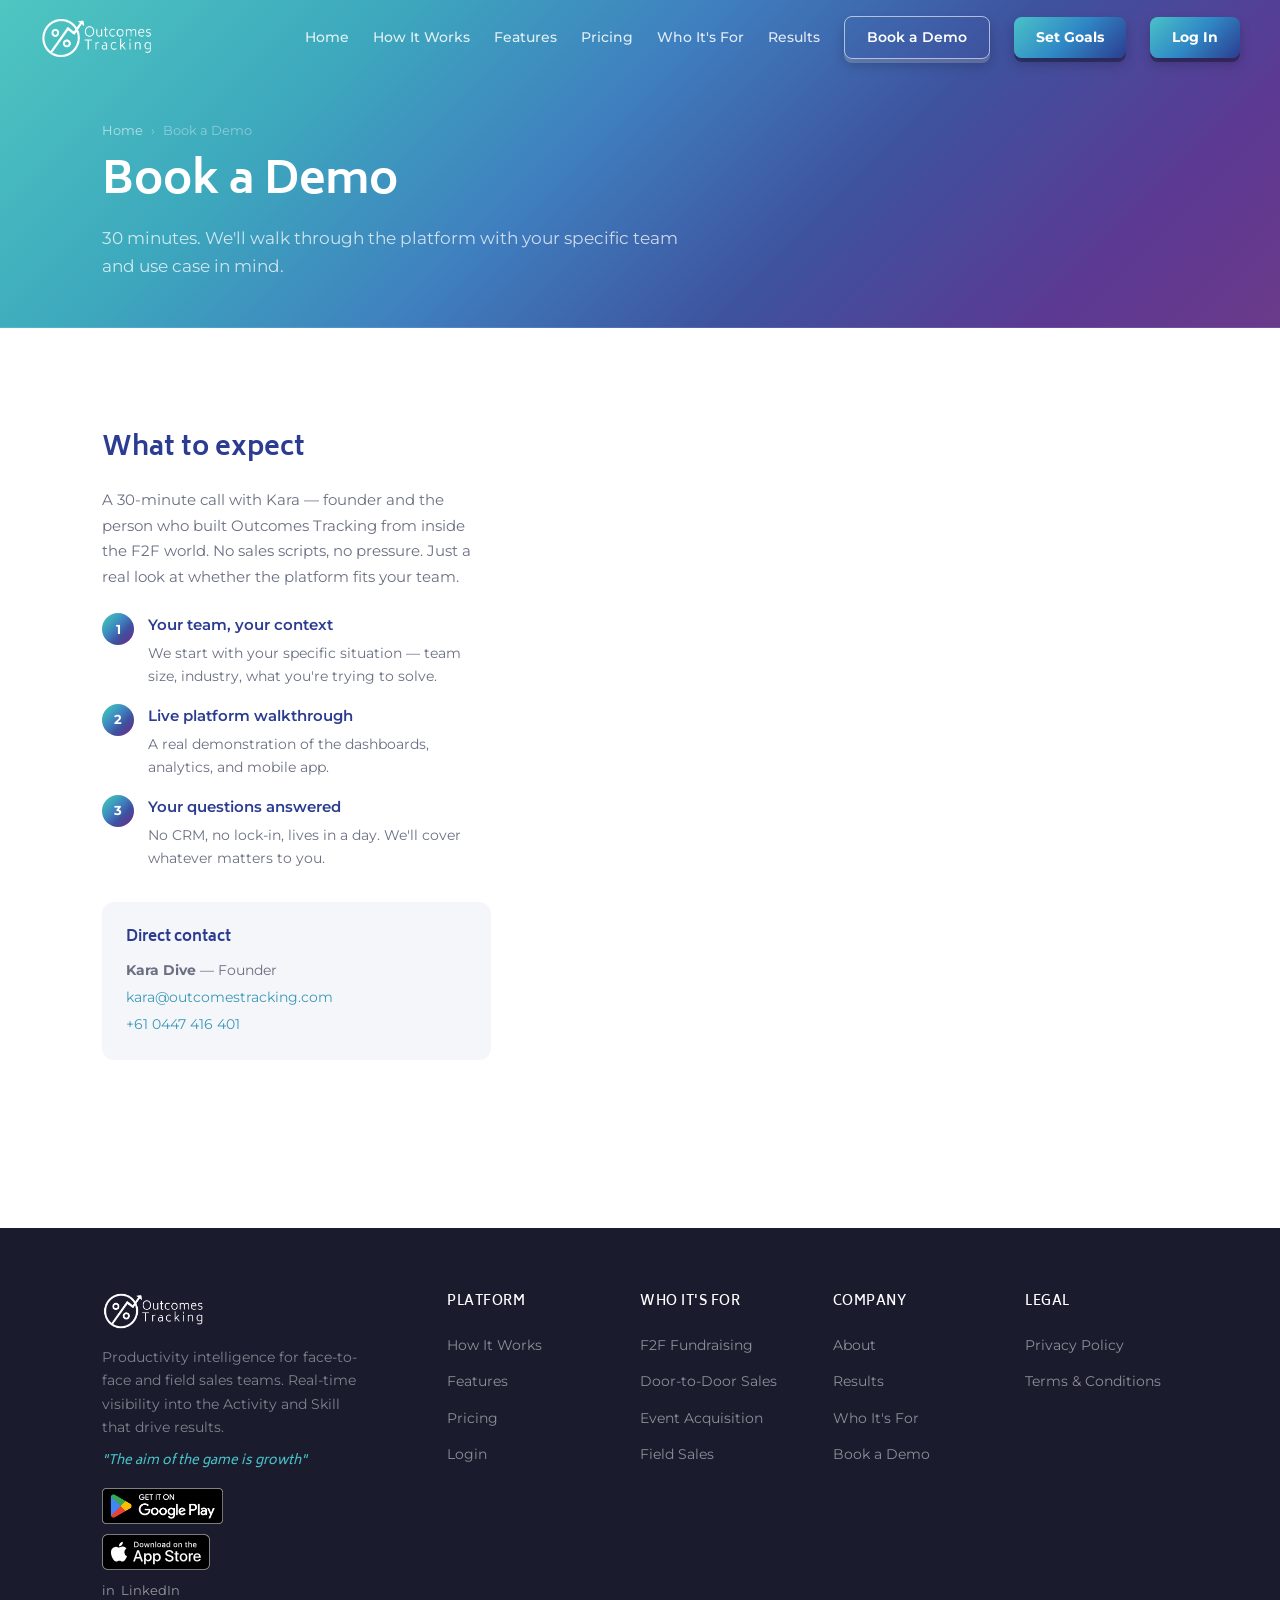
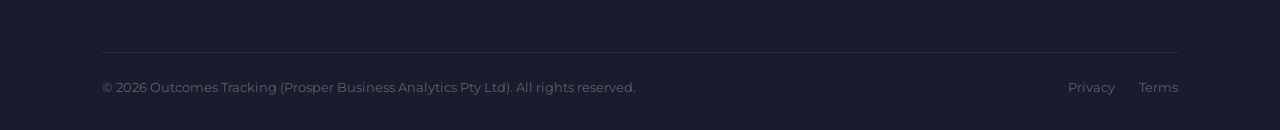
<file: contact.html>
<!DOCTYPE html>
<html lang="en">
<head>
<meta charset="UTF-8">
<meta name="viewport" content="width=device-width, initial-scale=1.0">
<title>Book a Demo | Outcomes Tracking</title>
<meta name="description" content="Book a 30-minute demo of Outcomes Tracking. See how Activity and Skill analytics transforms coaching and performance for your F2F team.">
<link rel="icon" type="image/png" href="images/ot-icon.png">
<link href="https://fonts.googleapis.com/css2?family=Biryani:wght@300;400;600;700;800&family=Montserrat:wght@400;500;600;700&display=swap" rel="stylesheet">
<link rel="stylesheet" href="css/style.css">
<meta property="og:title" content="Book a Demo | Outcomes Tracking">
<meta property="og:description" content="Book a 30-minute demo and see the Productivity Intelligence Platform in action.">
<meta property="og:type" content="website">
<meta property="og:url" content="https://www.outcomestracking.com/contact.html">
<meta property="og:image" content="https://www.outcomestracking.com/images/og-image.png">
<link rel="canonical" href="https://www.outcomestracking.com/contact.html">
<script type="application/ld+json">{"@context":"https://schema.org","@type":"BreadcrumbList","itemListElement":[{"@type":"ListItem","position":1,"name":"Home","item":"https://www.outcomestracking.com/"},{"@type":"ListItem","position":2,"name":"Book a Demo","item":"https://www.outcomestracking.com/contact.html"}]}</script>
</head>
<body>

<nav class="nav" id="nav">
  <a href="index.html" class="nav-logo">
    <img src="images/OT-Logo-Landscape-transparent-white copy.png" alt="Outcomes Tracking" class="nav-logo-img">
  </a>
  <ul class="nav-links">
    <li><a href="index.html">Home</a></li>
    <li><a href="how-it-works.html">How It Works</a></li>
    <li><a href="features.html">Features</a></li>
    <li><a href="pricing.html">Pricing</a></li>
    <li><a href="who-its-for.html">Who It's For</a></li>
    <li><a href="case-studies.html">Results</a></li>
    <li><a href="contact.html" class="nav-cta">Book a Demo</a></li>
    <li><a href="https://gs-frontend-200759994636.australia-southeast1.run.app" target="_blank" class="nav-3d-btn">Set Goals</a></li>
    <li><a href="https://admin.outcomestracking.com" target="_blank" class="nav-3d-btn">Log In</a></li>
  </ul>
  <button class="nav-hamburger" id="hamburger" aria-label="Menu">
    <span></span><span></span><span></span>
  </button>
</nav>
<div class="mobile-nav" id="mobile-nav">
  <button class="mobile-close" id="mobile-close">&#x2715;</button>
  <ul>
    <li><a href="index.html">Home</a></li>
    <li><a href="how-it-works.html">How It Works</a></li>
    <li><a href="features.html">Features</a></li>
    <li><a href="pricing.html">Pricing</a></li>
    <li><a href="who-its-for.html">Who It's For</a></li>
    <li><a href="case-studies.html">Results</a></li>
    <li><a href="contact.html" class="mobile-cta">Book a Demo</a></li>
    <li><a href="https://gs-frontend-200759994636.australia-southeast1.run.app" target="_blank" class="mobile-3d-btn">Set Goals</a></li>
    <li><a href="https://admin.outcomestracking.com" target="_blank" class="mobile-3d-btn">Log In</a></li>
  </ul>
</div>

<div class="breadcrumb">
  <div class="container">
    <div class="breadcrumb-nav">
      <a href="index.html">Home</a>
      <span>›</span>
      <span>Book a Demo</span>
    </div>
    <h1>Book a Demo</h1>
    <p>30 minutes. We'll walk through the platform with your specific team and use case in mind.</p>
  </div>
</div>

<section class="section">
  <div class="container">
    <div style="display:grid; grid-template-columns:1fr 1.6fr; gap:64px; align-items:start;" class="fade-up">
      
      <div>
        <h2 style="font-family:var(--font-heading); font-size:26px; font-weight:700; color:var(--navy); margin-bottom:16px;">What to expect</h2>
        <p style="color:var(--gray-500); font-size:15px; line-height:1.7; margin-bottom:24px;">A 30-minute call with Kara — founder and the person who built Outcomes Tracking from inside the F2F world. No sales scripts, no pressure. Just a real look at whether the platform fits your team.</p>
        
        <div style="display:flex; flex-direction:column; gap:16px; margin-bottom:32px;">
          <div style="display:flex; gap:14px; align-items:flex-start;">
            <div style="width:32px; height:32px; border-radius:50%; background:var(--grad-main); display:flex; align-items:center; justify-content:center; color:var(--white); font-weight:700; font-size:13px; flex-shrink:0;">1</div>
            <div>
              <div style="font-weight:600; color:var(--navy); font-size:15px; margin-bottom:4px;">Your team, your context</div>
              <div style="color:var(--gray-500); font-size:14px;">We start with your specific situation — team size, industry, what you're trying to solve.</div>
            </div>
          </div>
          <div style="display:flex; gap:14px; align-items:flex-start;">
            <div style="width:32px; height:32px; border-radius:50%; background:var(--grad-main); display:flex; align-items:center; justify-content:center; color:var(--white); font-weight:700; font-size:13px; flex-shrink:0;">2</div>
            <div>
              <div style="font-weight:600; color:var(--navy); font-size:15px; margin-bottom:4px;">Live platform walkthrough</div>
              <div style="color:var(--gray-500); font-size:14px;">A real demonstration of the dashboards, analytics, and mobile app.</div>
            </div>
          </div>
          <div style="display:flex; gap:14px; align-items:flex-start;">
            <div style="width:32px; height:32px; border-radius:50%; background:var(--grad-main); display:flex; align-items:center; justify-content:center; color:var(--white); font-weight:700; font-size:13px; flex-shrink:0;">3</div>
            <div>
              <div style="font-weight:600; color:var(--navy); font-size:15px; margin-bottom:4px;">Your questions answered</div>
              <div style="color:var(--gray-500); font-size:14px;">No CRM, no lock-in, lives in a day. We'll cover whatever matters to you.</div>
            </div>
          </div>
        </div>

        <div style="background:var(--off-white); border-radius:var(--radius); padding:24px;">
          <div style="font-family:var(--font-heading); font-size:15px; font-weight:700; color:var(--navy); margin-bottom:8px;">Direct contact</div>
          <p style="color:var(--gray-500); font-size:14px; margin-bottom:4px;"><strong>Kara Dive</strong> — Founder</p>
          <p style="color:var(--gray-500); font-size:14px; margin-bottom:4px;"><a href="mailto:kara@outcomestracking.com" style="color:var(--blue-teal);">kara@outcomestracking.com</a></p>
          <p style="color:var(--gray-500); font-size:14px;"><a href="tel:+61447416401" style="color:var(--blue-teal);">+61 0447 416 401</a></p>
        </div>
      </div>

      <div>
        <div class="calendly-inline-widget" data-url="https://calendly.com/kara-outcomestracking/30min" style="min-width:320px;height:700px;"></div>
        <script type="text/javascript" src="https://assets.calendly.com/assets/external/widget.js" async></script>
      </div>
    </div>
  </div>
</section>

<footer class="footer">
  <div class="container">
    <div class="footer-grid">
      <div class="footer-brand">
        <img src="images/OT-Logo-Landscape-transparent-white copy.png" alt="Outcomes Tracking" class="footer-logo">
        <p>Productivity intelligence for face-to-face and field sales teams. Real-time visibility into the Activity and Skill that drive results.</p>
        <div class="footer-tagline">"The aim of the game is growth"</div>
        <div class="footer-store-badges">
          <a href="https://play.google.com/store/apps/details?id=com.outsourcesurvey&hl=en_US" target="_blank" class="footer-store-badge"><img src="images/google.png" alt="Get it on Google Play"></a>
          <a href="https://apps.apple.com/au/app/outcomes-tracking/id1578630745" target="_blank" class="footer-store-badge"><img src="images/apple.svg" alt="Download on the App Store"></a>
        </div>
        <a href="https://linkedin.com/company/outcomes-tracking-app" target="_blank" class="footer-linkedin">
          <span>in</span> LinkedIn
        </a>
      </div>
      <div>
        <h4>Platform</h4>
        <ul>
          <li><a href="how-it-works.html">How It Works</a></li>
          <li><a href="features.html">Features</a></li>
          <li><a href="pricing.html">Pricing</a></li>
          <li><a href="https://admin.outcomestracking.com" target="_blank">Login</a></li>
        </ul>
      </div>
      <div>
        <h4>Who It's For</h4>
        <ul>
          <li><a href="f2f-fundraising.html">F2F Fundraising</a></li>
          <li><a href="door-to-door-sales.html">Door-to-Door Sales</a></li>
          <li><a href="event-based-acquisition.html">Event Acquisition</a></li>
          <li><a href="field-sales-teams.html">Field Sales</a></li>
        </ul>
      </div>
      <div>
        <h4>Company</h4>
        <ul>
          <li><a href="about.html">About</a></li>
          <li><a href="case-studies.html">Results</a></li>
          <li><a href="who-its-for.html">Who It's For</a></li>
          <li><a href="contact.html">Book a Demo</a></li>
        </ul>
      </div>
      <div>
        <h4>Legal</h4>
        <ul>
          <li><a href="privacy.html">Privacy Policy</a></li>
          <li><a href="terms.html">Terms &amp; Conditions</a></li>
        </ul>
      </div>
    </div>
    <div class="footer-bottom">
      <span class="footer-copy">&copy; 2026 Outcomes Tracking (Prosper Business Analytics Pty Ltd). All rights reserved.</span>
      <div class="footer-legal">
        <a href="privacy.html">Privacy</a>
        <a href="terms.html">Terms</a>
      </div>
    </div>
  </div>
</footer>

<script src="js/main.js"></script>
</body>
</html>
</file>
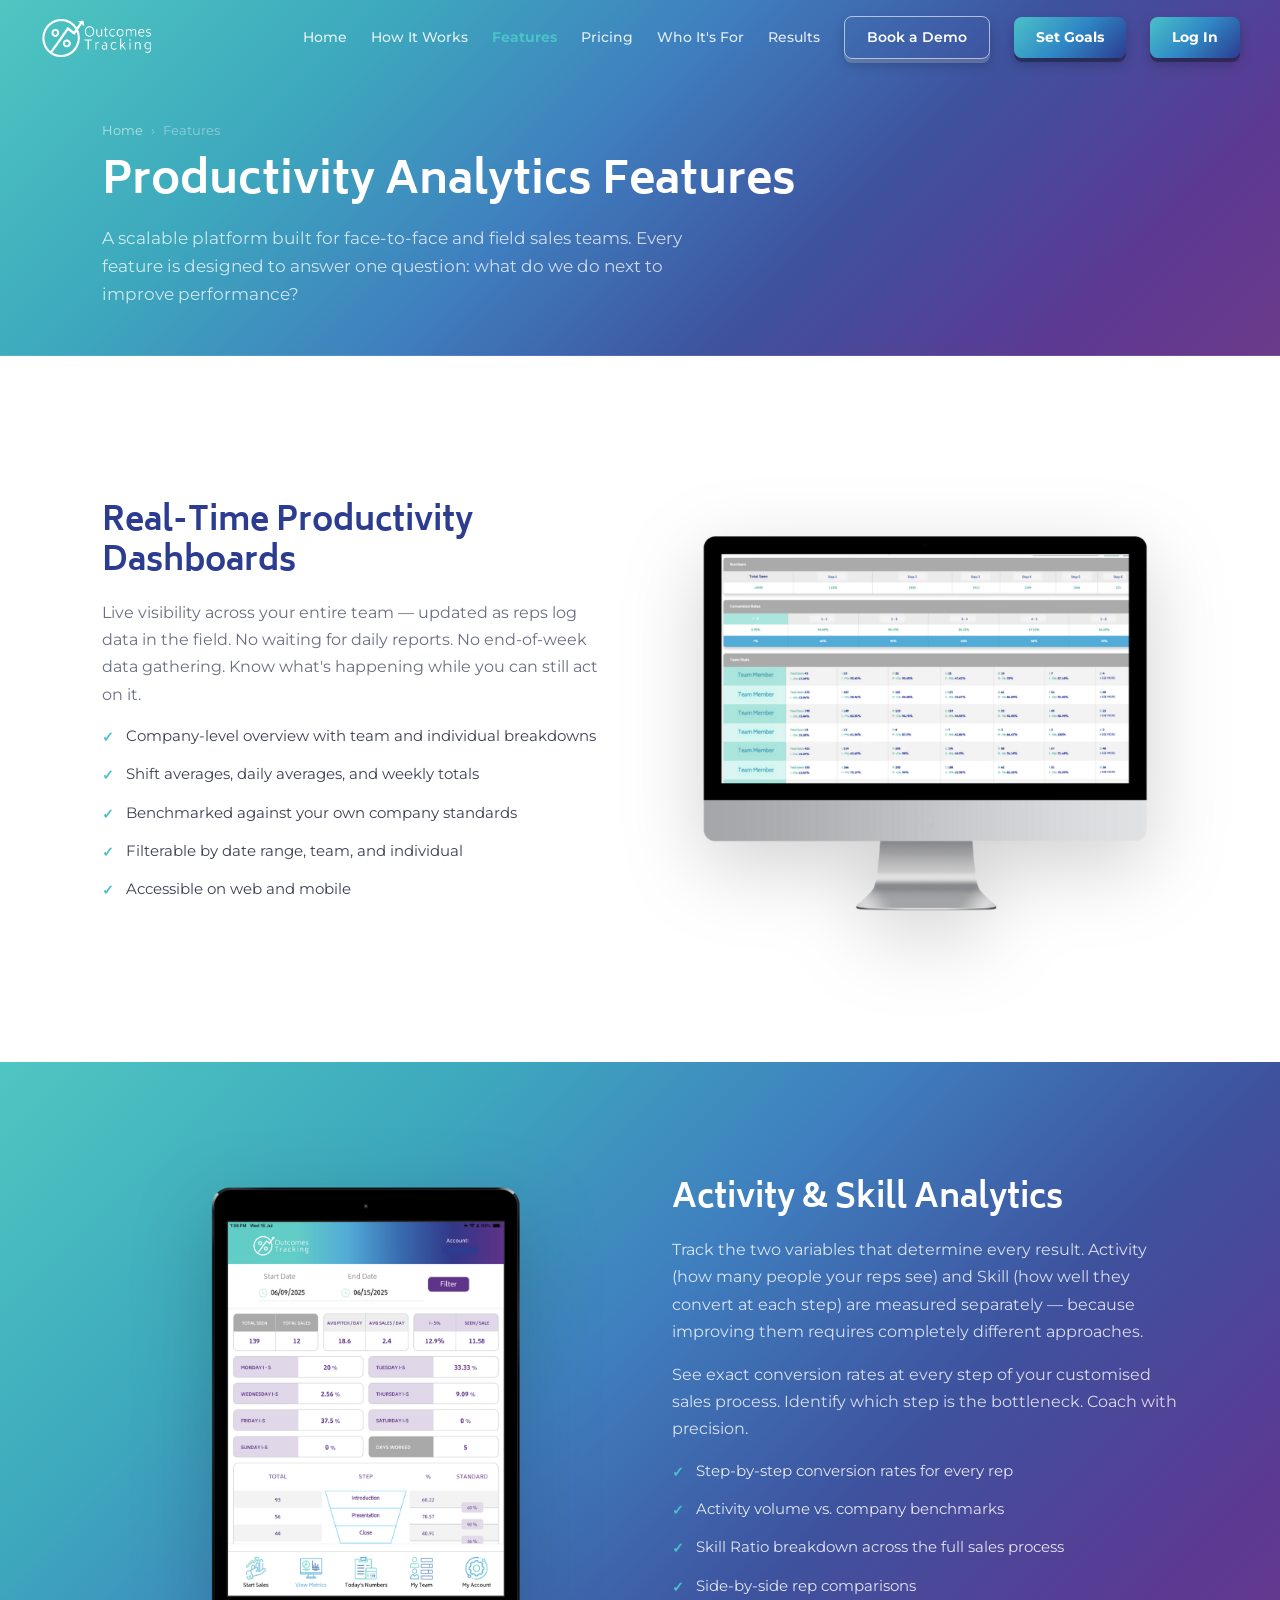
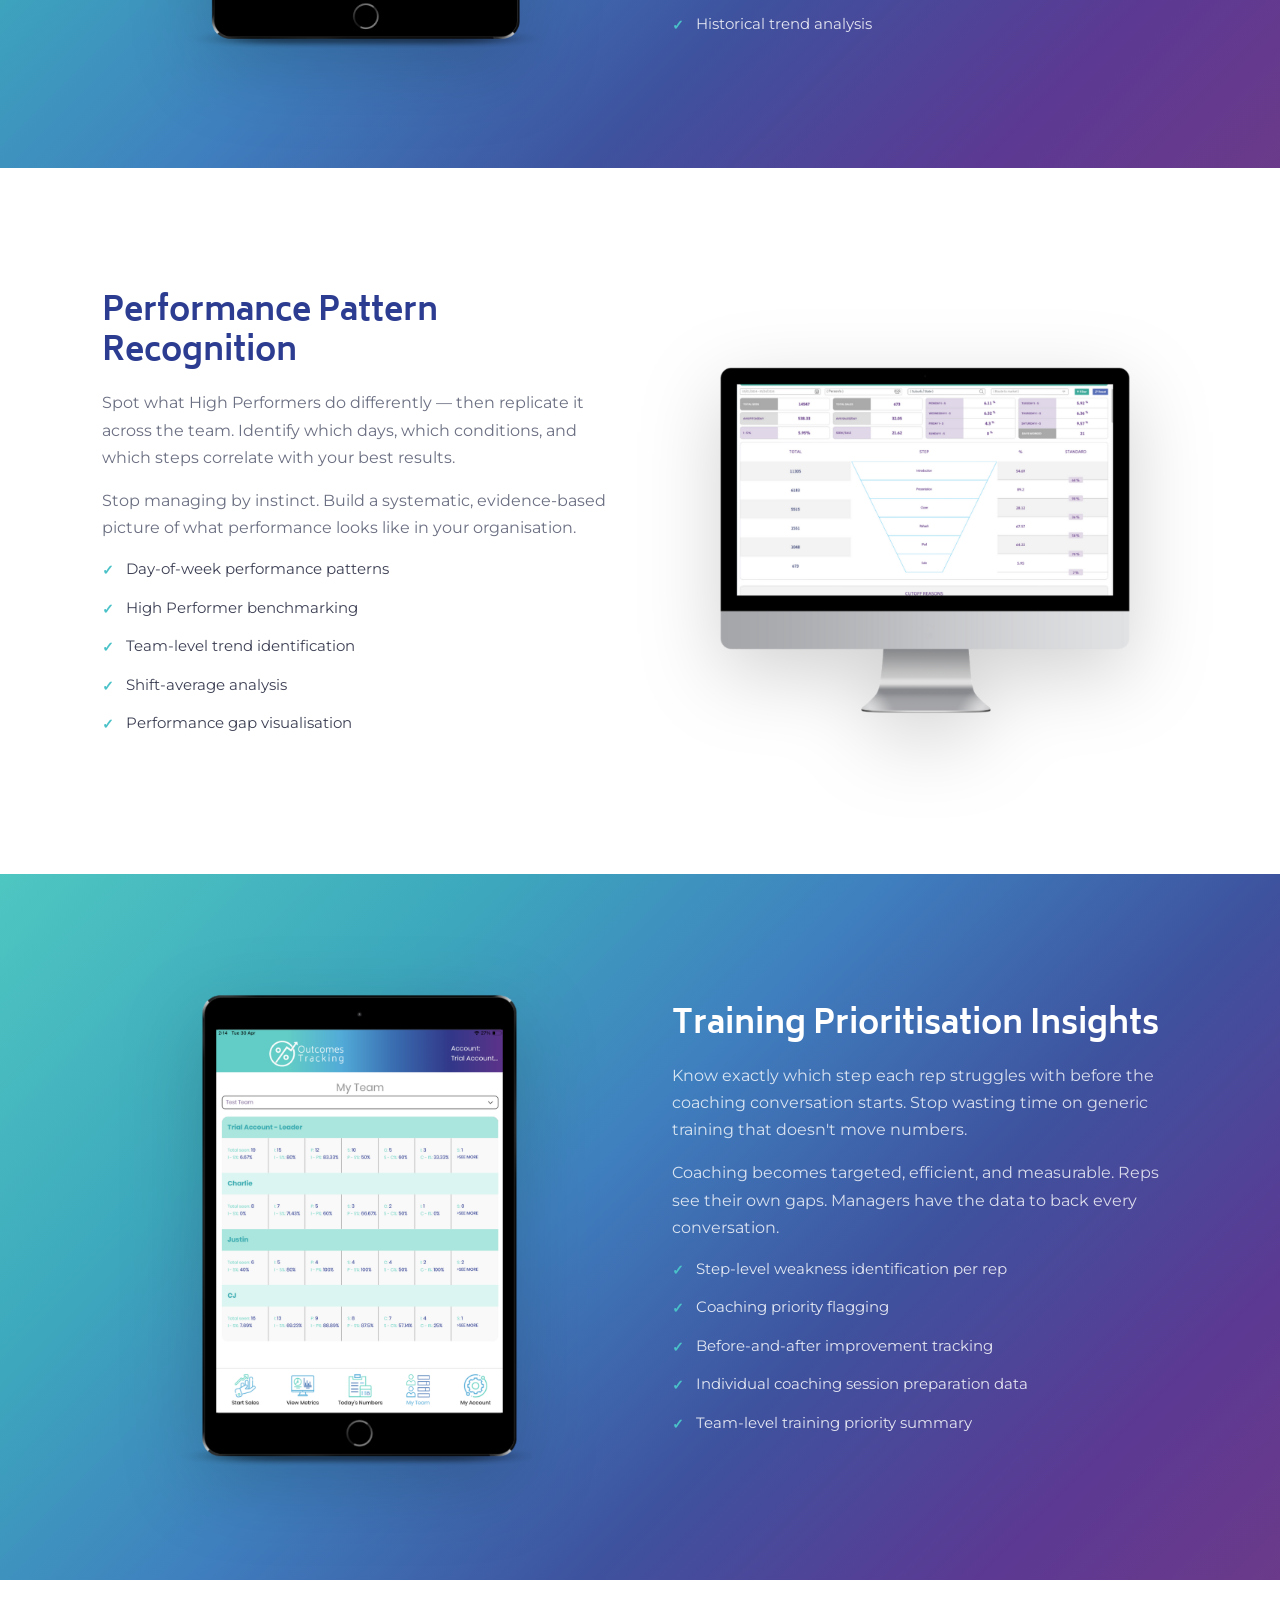
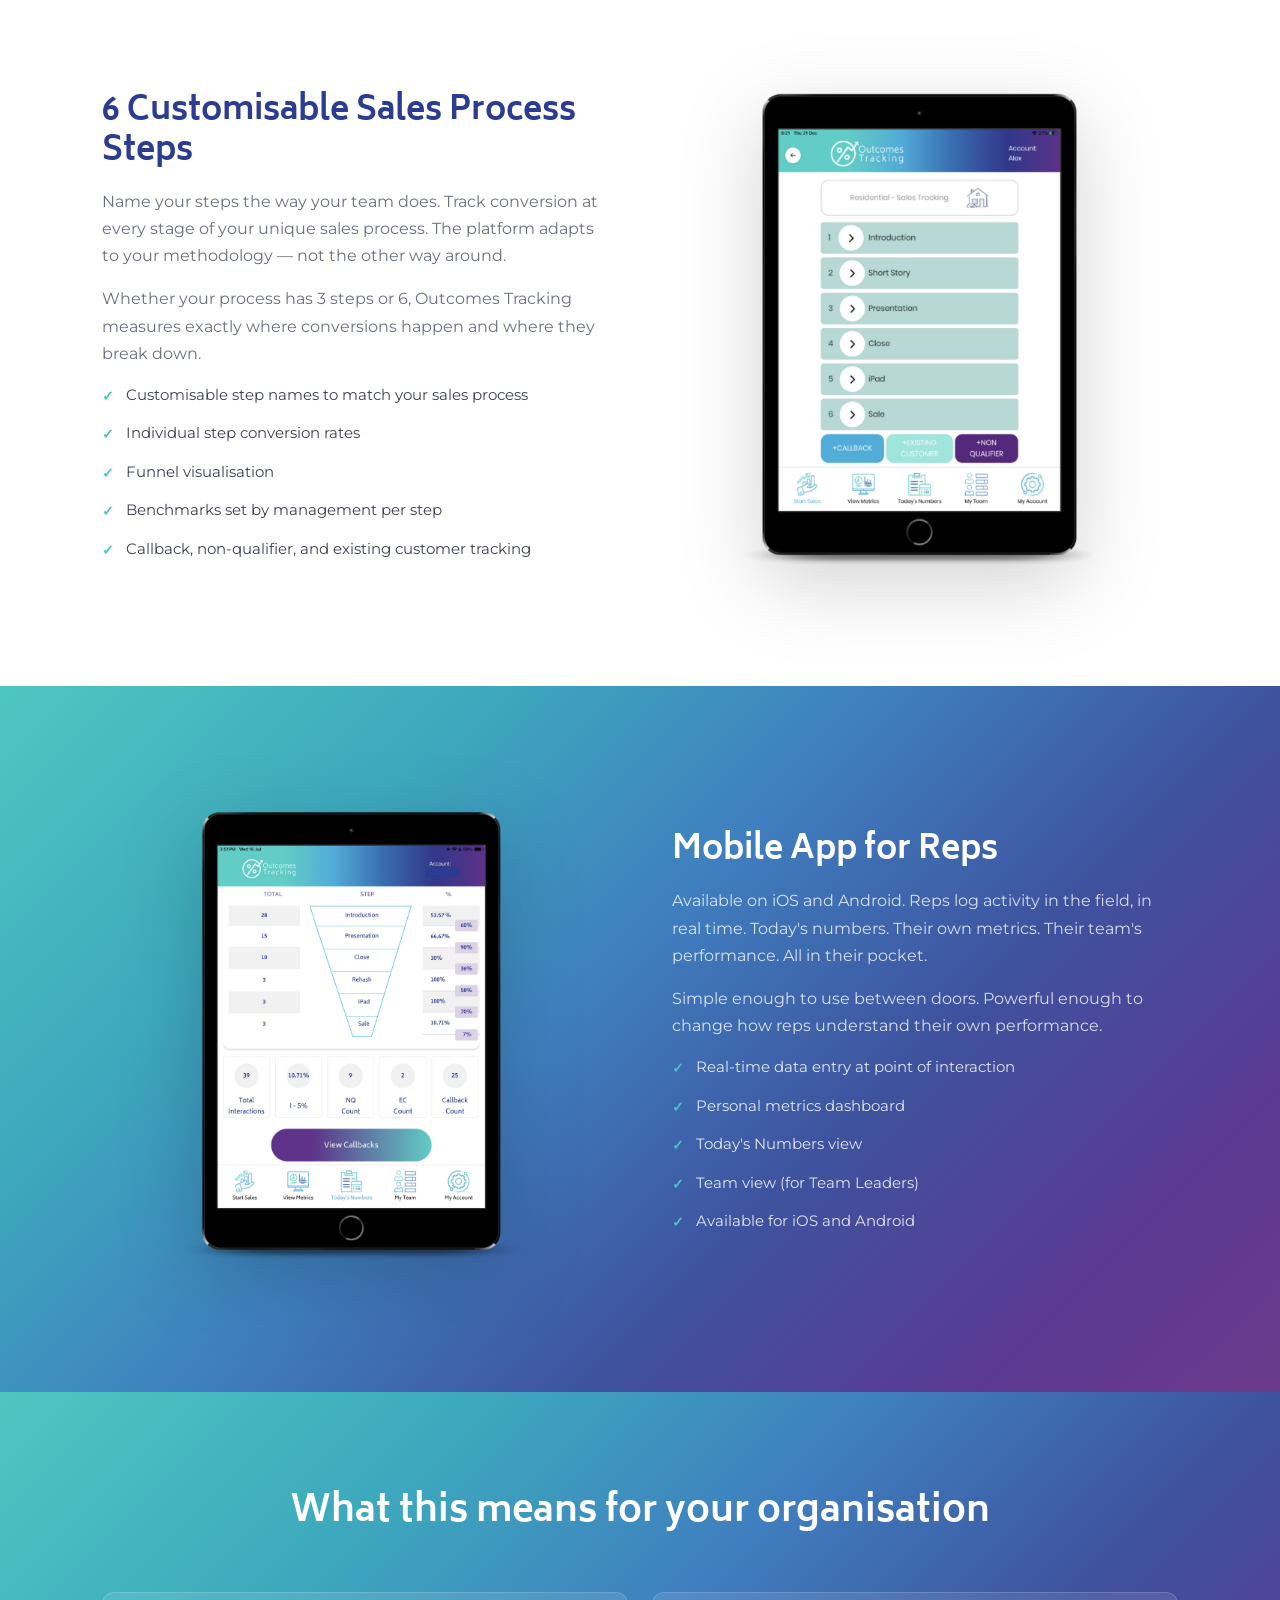
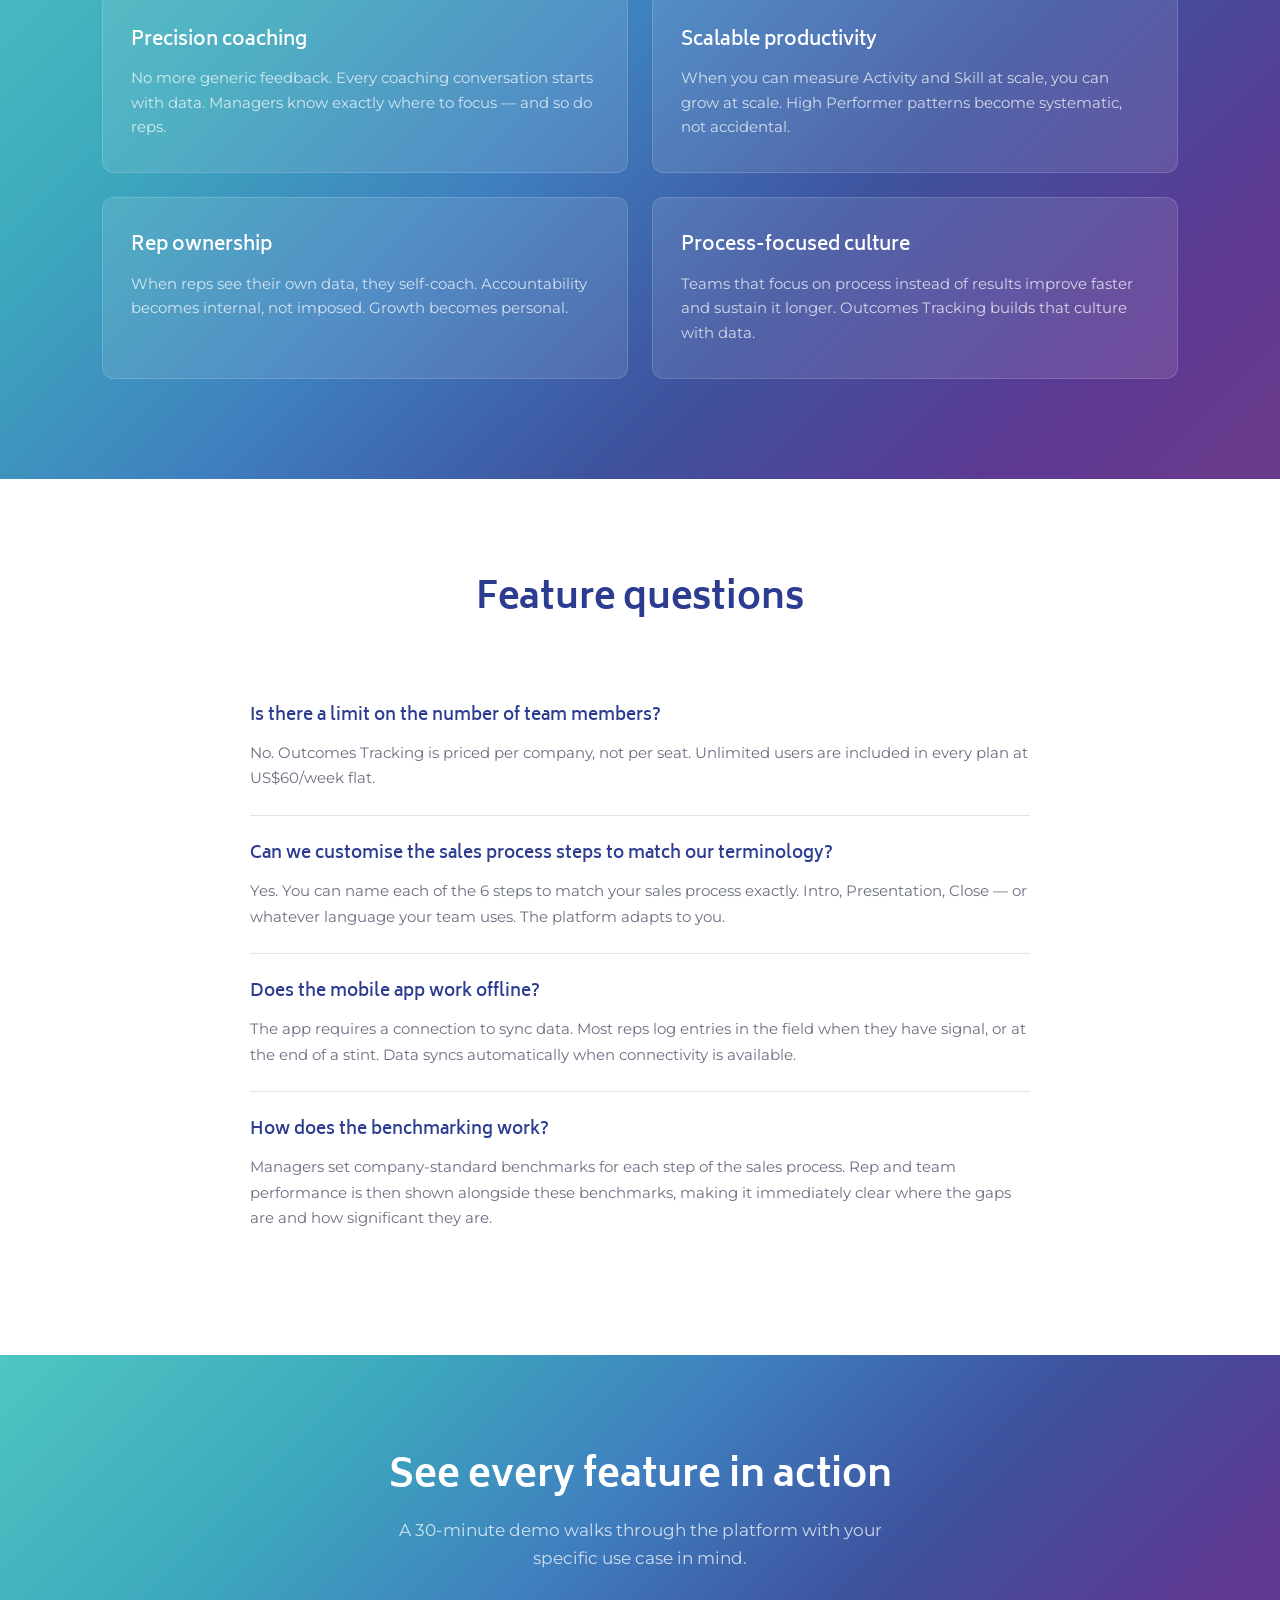
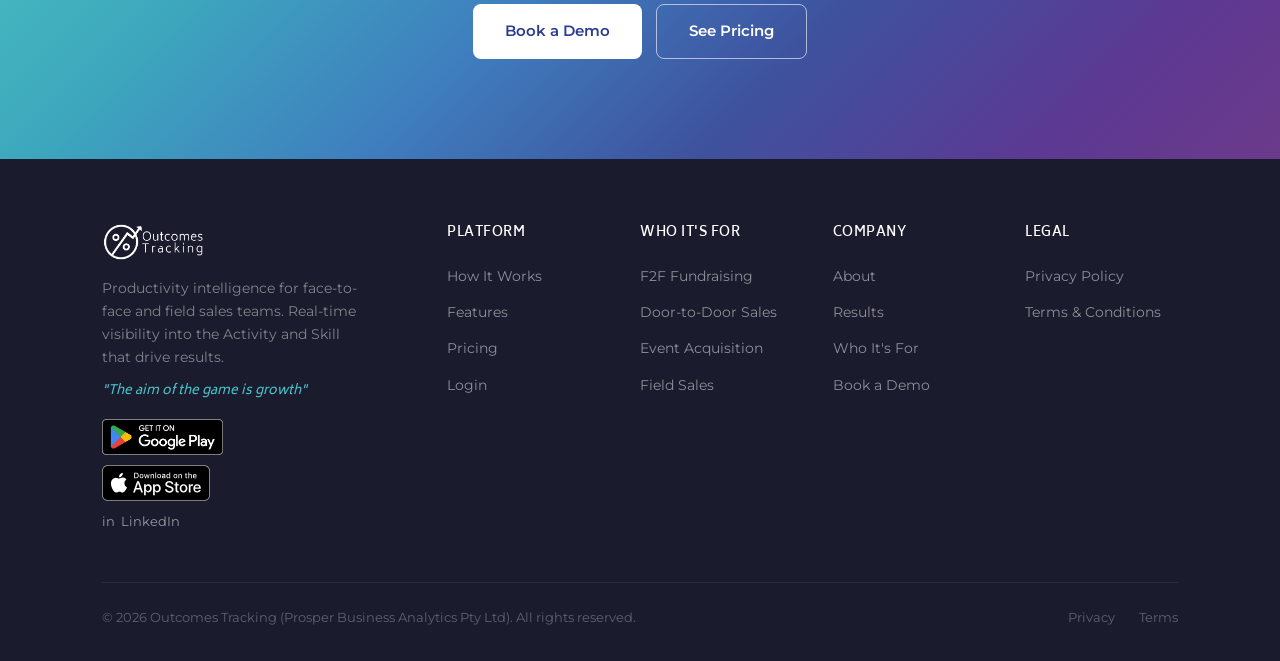
<file: features.html>
<!DOCTYPE html>
<html lang="en">
<head>
<meta charset="UTF-8">
<meta name="viewport" content="width=device-width, initial-scale=1.0">
<title>Features | Outcomes Tracking — Productivity Analytics Platform</title>
<meta name="description" content="Real-time dashboards, Activity and Skill analytics, Performance Pattern Recognition, Training Prioritisation Insights. Everything F2F teams need to grow with precision.">
<link rel="icon" type="image/png" href="images/ot-icon.png">
<link href="https://fonts.googleapis.com/css2?family=Biryani:wght@300;400;600;700;800&family=Montserrat:wght@400;500;600;700&display=swap" rel="stylesheet">
<link rel="stylesheet" href="css/style.css">
<meta property="og:title" content="Features | Outcomes Tracking">
<meta property="og:description" content="Real-time productivity analytics for face-to-face and field sales teams. Activity, Skill, and Results — all in one platform.">
<meta property="og:type" content="website">
<meta property="og:url" content="https://www.outcomestracking.com/features.html">
<meta property="og:image" content="https://www.outcomestracking.com/images/og-image.png">
<link rel="canonical" href="https://www.outcomestracking.com/features.html">
<script type="application/ld+json">{"@context":"https://schema.org","@type":"BreadcrumbList","itemListElement":[{"@type":"ListItem","position":1,"name":"Home","item":"https://www.outcomestracking.com/"},{"@type":"ListItem","position":2,"name":"Features","item":"https://www.outcomestracking.com/features.html"}]}</script>
</head>
<body>

<nav class="nav" id="nav">
  <a href="index.html" class="nav-logo">
    <img src="images/OT-Logo-Landscape-transparent-white copy.png" alt="Outcomes Tracking" class="nav-logo-img">
  </a>
  <ul class="nav-links">
    <li><a href="index.html">Home</a></li>
    <li><a href="how-it-works.html">How It Works</a></li>
    <li><a href="features.html">Features</a></li>
    <li><a href="pricing.html">Pricing</a></li>
    <li><a href="who-its-for.html">Who It's For</a></li>
    <li><a href="case-studies.html">Results</a></li>
    <li><a href="contact.html" class="nav-cta">Book a Demo</a></li>
    <li><a href="https://gs-frontend-200759994636.australia-southeast1.run.app" target="_blank" class="nav-3d-btn">Set Goals</a></li>
    <li><a href="https://admin.outcomestracking.com" target="_blank" class="nav-3d-btn">Log In</a></li>
  </ul>
  <button class="nav-hamburger" id="hamburger" aria-label="Menu">
    <span></span><span></span><span></span>
  </button>
</nav>
<div class="mobile-nav" id="mobile-nav">
  <button class="mobile-close" id="mobile-close">&#x2715;</button>
  <ul>
    <li><a href="index.html">Home</a></li>
    <li><a href="how-it-works.html">How It Works</a></li>
    <li><a href="features.html">Features</a></li>
    <li><a href="pricing.html">Pricing</a></li>
    <li><a href="who-its-for.html">Who It's For</a></li>
    <li><a href="case-studies.html">Results</a></li>
    <li><a href="contact.html" class="mobile-cta">Book a Demo</a></li>
    <li><a href="https://gs-frontend-200759994636.australia-southeast1.run.app" target="_blank" class="mobile-3d-btn">Set Goals</a></li>
    <li><a href="https://admin.outcomestracking.com" target="_blank" class="mobile-3d-btn">Log In</a></li>
  </ul>
</div>

<div class="breadcrumb">
  <div class="container">
    <div class="breadcrumb-nav">
      <a href="index.html">Home</a>
      <span>›</span>
      <span>Features</span>
    </div>
    <h1>Productivity Analytics Features</h1>
    <p>A scalable platform built for face-to-face and field sales teams. Every feature is designed to answer one question: what do we do next to improve performance?</p>
  </div>
</div>

<!-- FEATURES DETAIL -->
<section class="section">
  <div class="container">
    <div class="content-grid fade-up">
      <div class="content-text">
        <h2>Real-Time Productivity Dashboards</h2>
        <p>Live visibility across your entire team — updated as reps log data in the field. No waiting for daily reports. No end-of-week data gathering. Know what's happening while you can still act on it.</p>
        <ul class="feature-detail-list">
          <li>Company-level overview with team and individual breakdowns</li>
          <li>Shift averages, daily averages, and weekly totals</li>
          <li>Benchmarked against your own company standards</li>
          <li>Filterable by date range, team, and individual</li>
          <li>Accessible on web and mobile</li>
        </ul>
      </div>
      <div class="content-visual">
        <img src="images/app mockups/Companydashboard.png" alt="Real-time productivity dashboard">
      </div>
    </div>
  </div>
</section>

<section class="section section-gradient">
  <div class="container">
    <div class="content-grid reverse fade-up">
      <div class="content-text">
        <h2>Activity &amp; Skill Analytics</h2>
        <p>Track the two variables that determine every result. Activity (how many people your reps see) and Skill (how well they convert at each step) are measured separately — because improving them requires completely different approaches.</p>
        <p>See exact conversion rates at every step of your customised sales process. Identify which step is the bottleneck. Coach with precision.</p>
        <ul class="feature-detail-list">
          <li>Step-by-step conversion rates for every rep</li>
          <li>Activity volume vs. company benchmarks</li>
          <li>Skill Ratio breakdown across the full sales process</li>
          <li>Side-by-side rep comparisons</li>
          <li>Historical trend analysis</li>
        </ul>
      </div>
      <div class="content-visual">
        <img src="images/app mockups/metrics.png" alt="Activity and Skill analytics breakdown">
      </div>
    </div>
  </div>
</section>

<section class="section">
  <div class="container">
    <div class="content-grid fade-up">
      <div class="content-text">
        <h2>Performance Pattern Recognition</h2>
        <p>Spot what High Performers do differently — then replicate it across the team. Identify which days, which conditions, and which steps correlate with your best results.</p>
        <p>Stop managing by instinct. Build a systematic, evidence-based picture of what performance looks like in your organisation.</p>
        <ul class="feature-detail-list">
          <li>Day-of-week performance patterns</li>
          <li>High Performer benchmarking</li>
          <li>Team-level trend identification</li>
          <li>Shift-average analysis</li>
          <li>Performance gap visualisation</li>
        </ul>
      </div>
      <div class="content-visual">
        <img src="images/app mockups/companymetrics.png" alt="Performance pattern recognition dashboard">
      </div>
    </div>
  </div>
</section>

<section class="section section-gradient">
  <div class="container">
    <div class="content-grid reverse fade-up">
      <div class="content-text">
        <h2>Training Prioritisation Insights</h2>
        <p>Know exactly which step each rep struggles with before the coaching conversation starts. Stop wasting time on generic training that doesn't move numbers.</p>
        <p>Coaching becomes targeted, efficient, and measurable. Reps see their own gaps. Managers have the data to back every conversation.</p>
        <ul class="feature-detail-list">
          <li>Step-level weakness identification per rep</li>
          <li>Coaching priority flagging</li>
          <li>Before-and-after improvement tracking</li>
          <li>Individual coaching session preparation data</li>
          <li>Team-level training priority summary</li>
        </ul>
      </div>
      <div class="content-visual">
        <img src="images/app mockups/teamview.png" alt="Training prioritisation insights view">
      </div>
    </div>
  </div>
</section>

<section class="section">
  <div class="container">
    <div class="content-grid fade-up">
      <div class="content-text">
        <h2>6 Customisable Sales Process Steps</h2>
        <p>Name your steps the way your team does. Track conversion at every stage of your unique sales process. The platform adapts to your methodology — not the other way around.</p>
        <p>Whether your process has 3 steps or 6, Outcomes Tracking measures exactly where conversions happen and where they break down.</p>
        <ul class="feature-detail-list">
          <li>Customisable step names to match your sales process</li>
          <li>Individual step conversion rates</li>
          <li>Funnel visualisation</li>
          <li>Benchmarks set by management per step</li>
          <li>Callback, non-qualifier, and existing customer tracking</li>
        </ul>
      </div>
      <div class="content-visual">
        <img src="images/app mockups/salessteps.png" alt="Customisable 6-step sales process">
      </div>
    </div>
  </div>
</section>

<section class="section section-gradient">
  <div class="container">
    <div class="content-grid reverse fade-up">
      <div class="content-text">
        <h2>Mobile App for Reps</h2>
        <p>Available on iOS and Android. Reps log activity in the field, in real time. Today's numbers. Their own metrics. Their team's performance. All in their pocket.</p>
        <p>Simple enough to use between doors. Powerful enough to change how reps understand their own performance.</p>
        <ul class="feature-detail-list">
          <li>Real-time data entry at point of interaction</li>
          <li>Personal metrics dashboard</li>
          <li>Today's Numbers view</li>
          <li>Team view (for Team Leaders)</li>
          <li>Available for iOS and Android</li>
        </ul>
      </div>
      <div class="content-visual">
        <img src="images/app mockups/todaysnumbers.png" alt="Mobile app showing today's numbers">
      </div>
    </div>
  </div>
</section>

<!-- WHAT THIS MEANS -->
<section class="section section-gradient">
  <div class="container">
    <div class="section-head fade-up">
      <h2>What this means for your organisation</h2>
    </div>
    <div class="features-grid">
      <div class="feature-card fade-up" style="background:rgba(255,255,255,0.1); border-color:rgba(255,255,255,0.15);">
        <h3 style="color:var(--white);">Precision coaching</h3>
        <p style="color:rgba(255,255,255,0.75);">No more generic feedback. Every coaching conversation starts with data. Managers know exactly where to focus — and so do reps.</p>
      </div>
      <div class="feature-card fade-up" style="background:rgba(255,255,255,0.1); border-color:rgba(255,255,255,0.15);">
        <h3 style="color:var(--white);">Scalable productivity</h3>
        <p style="color:rgba(255,255,255,0.75);">When you can measure Activity and Skill at scale, you can grow at scale. High Performer patterns become systematic, not accidental.</p>
      </div>
      <div class="feature-card fade-up" style="background:rgba(255,255,255,0.1); border-color:rgba(255,255,255,0.15);">
        <h3 style="color:var(--white);">Rep ownership</h3>
        <p style="color:rgba(255,255,255,0.75);">When reps see their own data, they self-coach. Accountability becomes internal, not imposed. Growth becomes personal.</p>
      </div>
      <div class="feature-card fade-up" style="background:rgba(255,255,255,0.1); border-color:rgba(255,255,255,0.15);">
        <h3 style="color:var(--white);">Process-focused culture</h3>
        <p style="color:rgba(255,255,255,0.75);">Teams that focus on process instead of results improve faster and sustain it longer. Outcomes Tracking builds that culture with data.</p>
      </div>
    </div>
  </div>
</section>

<!-- FAQ -->
<section class="section">
  <div class="container">
    <div class="section-head fade-up">
      <h2>Feature questions</h2>
    </div>
    <div class="faq-list fade-up">
      <div class="faq-item">
        <div class="faq-q">Is there a limit on the number of team members?</div>
        <div class="faq-a">No. Outcomes Tracking is priced per company, not per seat. Unlimited users are included in every plan at US$60/week flat.</div>
      </div>
      <div class="faq-item">
        <div class="faq-q">Can we customise the sales process steps to match our terminology?</div>
        <div class="faq-a">Yes. You can name each of the 6 steps to match your sales process exactly. Intro, Presentation, Close — or whatever language your team uses. The platform adapts to you.</div>
      </div>
      <div class="faq-item">
        <div class="faq-q">Does the mobile app work offline?</div>
        <div class="faq-a">The app requires a connection to sync data. Most reps log entries in the field when they have signal, or at the end of a stint. Data syncs automatically when connectivity is available.</div>
      </div>
      <div class="faq-item">
        <div class="faq-q">How does the benchmarking work?</div>
        <div class="faq-a">Managers set company-standard benchmarks for each step of the sales process. Rep and team performance is then shown alongside these benchmarks, making it immediately clear where the gaps are and how significant they are.</div>
      </div>
    </div>
  </div>
</section>

<!-- CTA -->
<section class="cta-final">
  <div class="container">
    <h2 class="fade-up">See every feature in action</h2>
    <p class="fade-up">A 30-minute demo walks through the platform with your specific use case in mind.</p>
    <div class="cta-buttons fade-up">
      <a href="contact.html" class="btn btn-white">Book a Demo</a>
      <a href="pricing.html" class="btn btn-outline">See Pricing</a>
    </div>
  </div>
</section>

<footer class="footer">
  <div class="container">
    <div class="footer-grid">
      <div class="footer-brand">
        <img src="images/OT-Logo-Landscape-transparent-white copy.png" alt="Outcomes Tracking" class="footer-logo">
        <p>Productivity intelligence for face-to-face and field sales teams. Real-time visibility into the Activity and Skill that drive results.</p>
        <div class="footer-tagline">"The aim of the game is growth"</div>
        <div class="footer-store-badges">
          <a href="https://play.google.com/store/apps/details?id=com.outsourcesurvey&hl=en_US" target="_blank" class="footer-store-badge"><img src="images/google.png" alt="Get it on Google Play"></a>
          <a href="https://apps.apple.com/au/app/outcomes-tracking/id1578630745" target="_blank" class="footer-store-badge"><img src="images/apple.svg" alt="Download on the App Store"></a>
        </div>
        <a href="https://linkedin.com/company/outcomes-tracking-app" target="_blank" class="footer-linkedin">
          <span>in</span> LinkedIn
        </a>
      </div>
      <div>
        <h4>Platform</h4>
        <ul>
          <li><a href="how-it-works.html">How It Works</a></li>
          <li><a href="features.html">Features</a></li>
          <li><a href="pricing.html">Pricing</a></li>
          <li><a href="https://admin.outcomestracking.com" target="_blank">Login</a></li>
        </ul>
      </div>
      <div>
        <h4>Who It's For</h4>
        <ul>
          <li><a href="f2f-fundraising.html">F2F Fundraising</a></li>
          <li><a href="door-to-door-sales.html">Door-to-Door Sales</a></li>
          <li><a href="event-based-acquisition.html">Event Acquisition</a></li>
          <li><a href="field-sales-teams.html">Field Sales</a></li>
        </ul>
      </div>
      <div>
        <h4>Company</h4>
        <ul>
          <li><a href="about.html">About</a></li>
          <li><a href="case-studies.html">Results</a></li>
          <li><a href="who-its-for.html">Who It's For</a></li>
          <li><a href="contact.html">Book a Demo</a></li>
        </ul>
      </div>
      <div>
        <h4>Legal</h4>
        <ul>
          <li><a href="privacy.html">Privacy Policy</a></li>
          <li><a href="terms.html">Terms &amp; Conditions</a></li>
        </ul>
      </div>
    </div>
    <div class="footer-bottom">
      <span class="footer-copy">&copy; 2026 Outcomes Tracking (Prosper Business Analytics Pty Ltd). All rights reserved.</span>
      <div class="footer-legal">
        <a href="privacy.html">Privacy</a>
        <a href="terms.html">Terms</a>
      </div>
    </div>
  </div>
</footer>

<script src="js/main.js"></script>
</body>
</html>
</file>
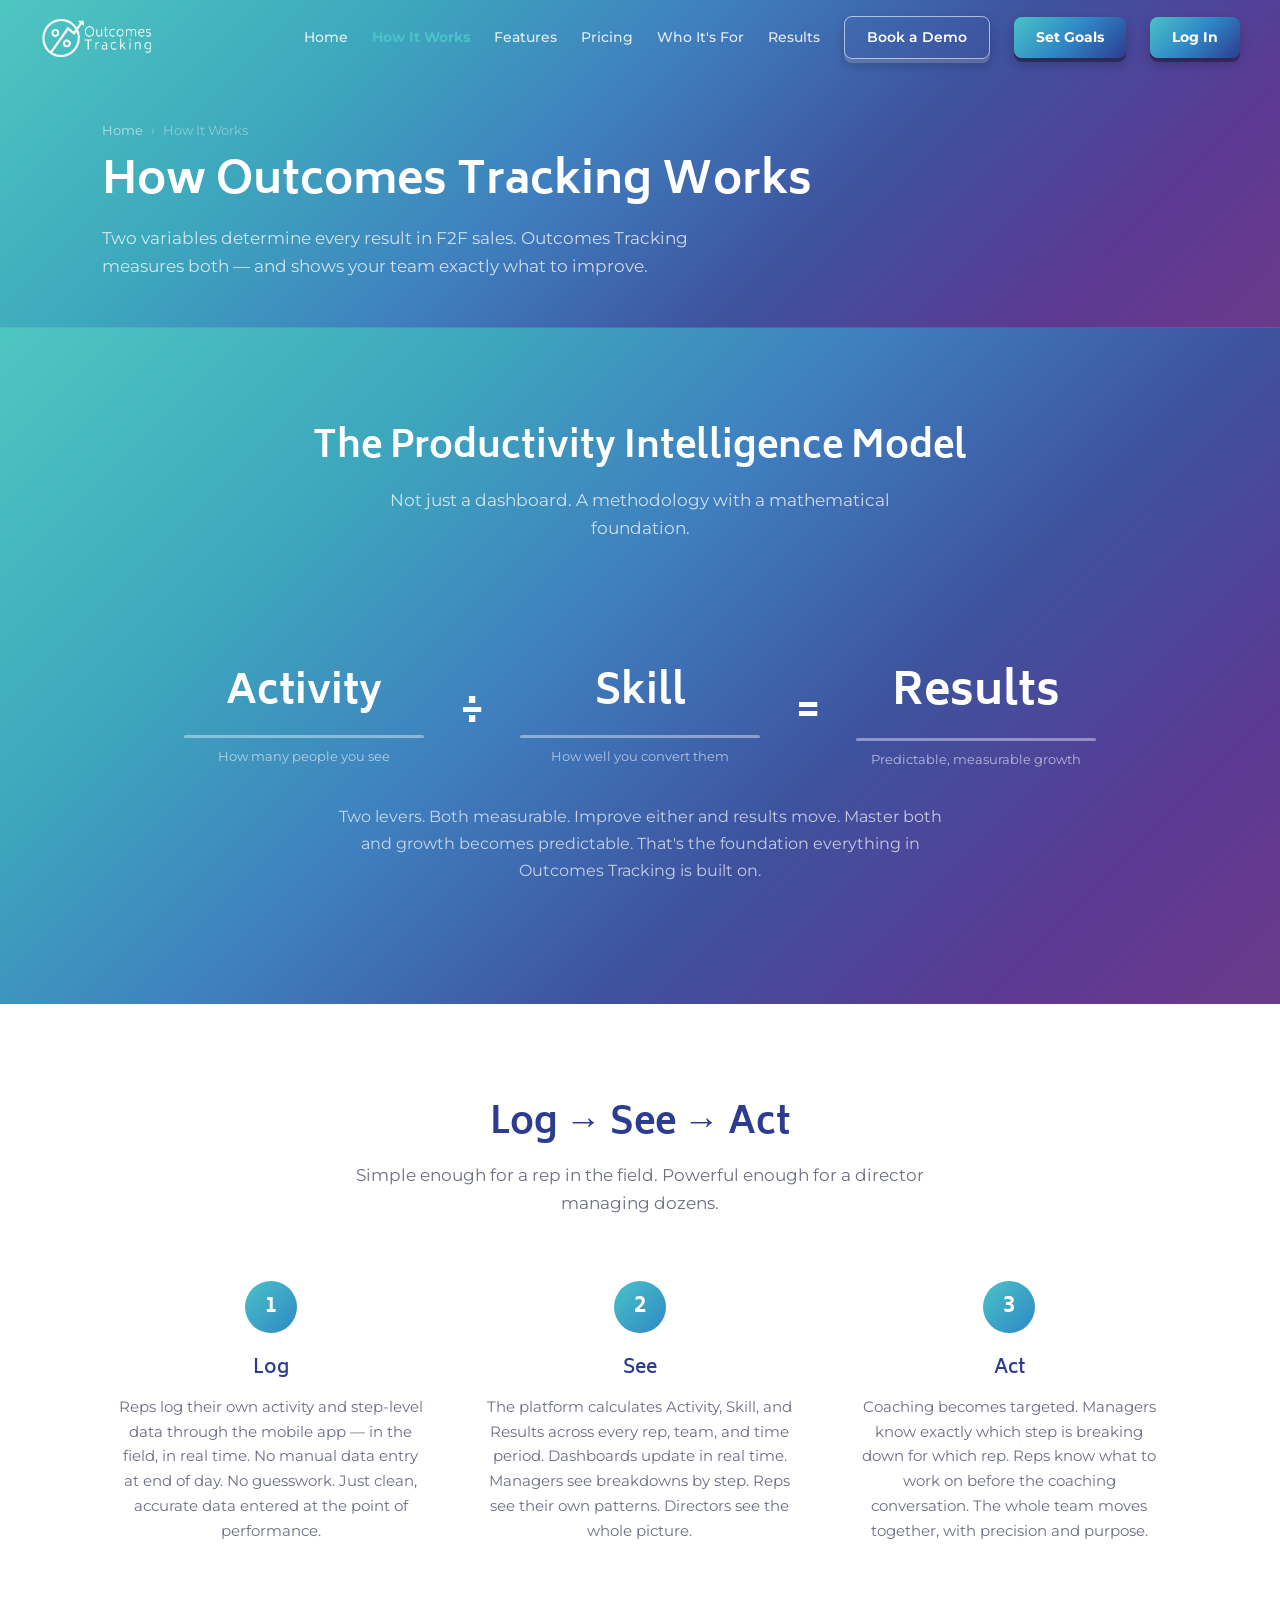
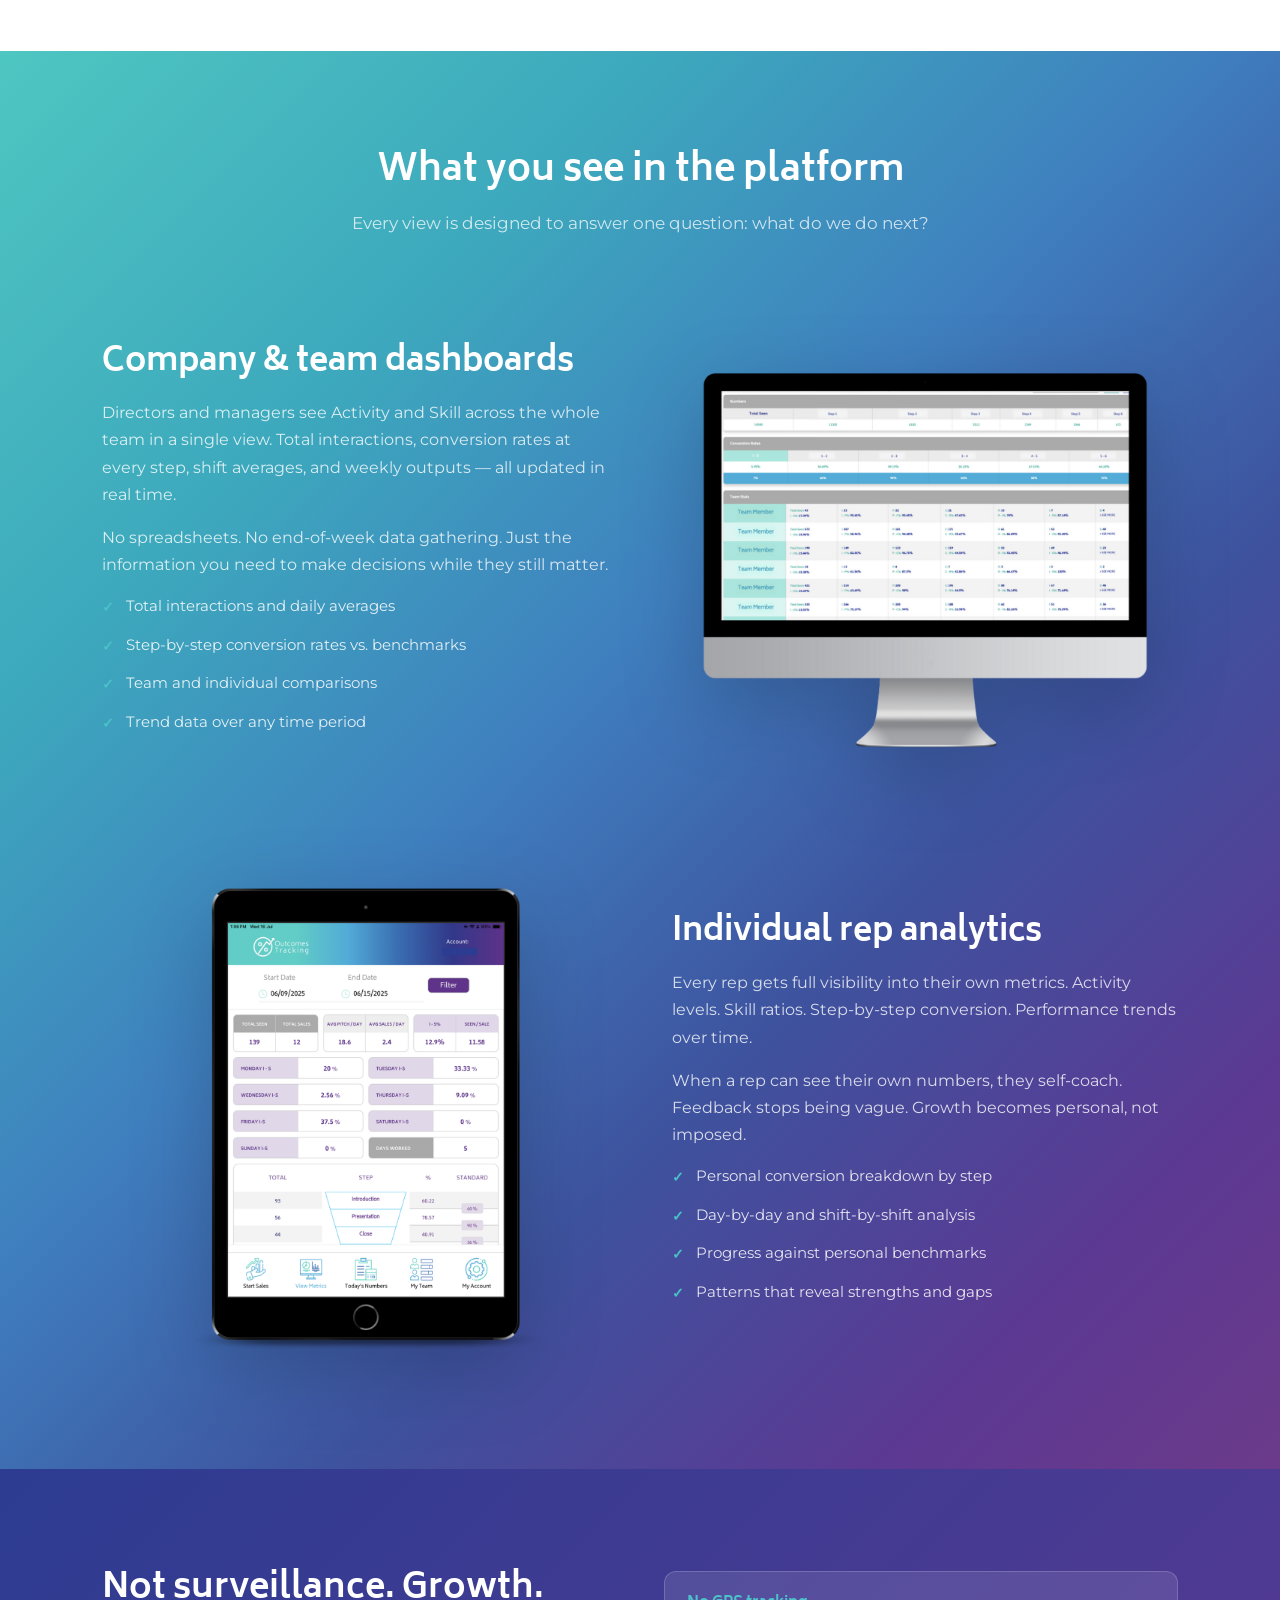
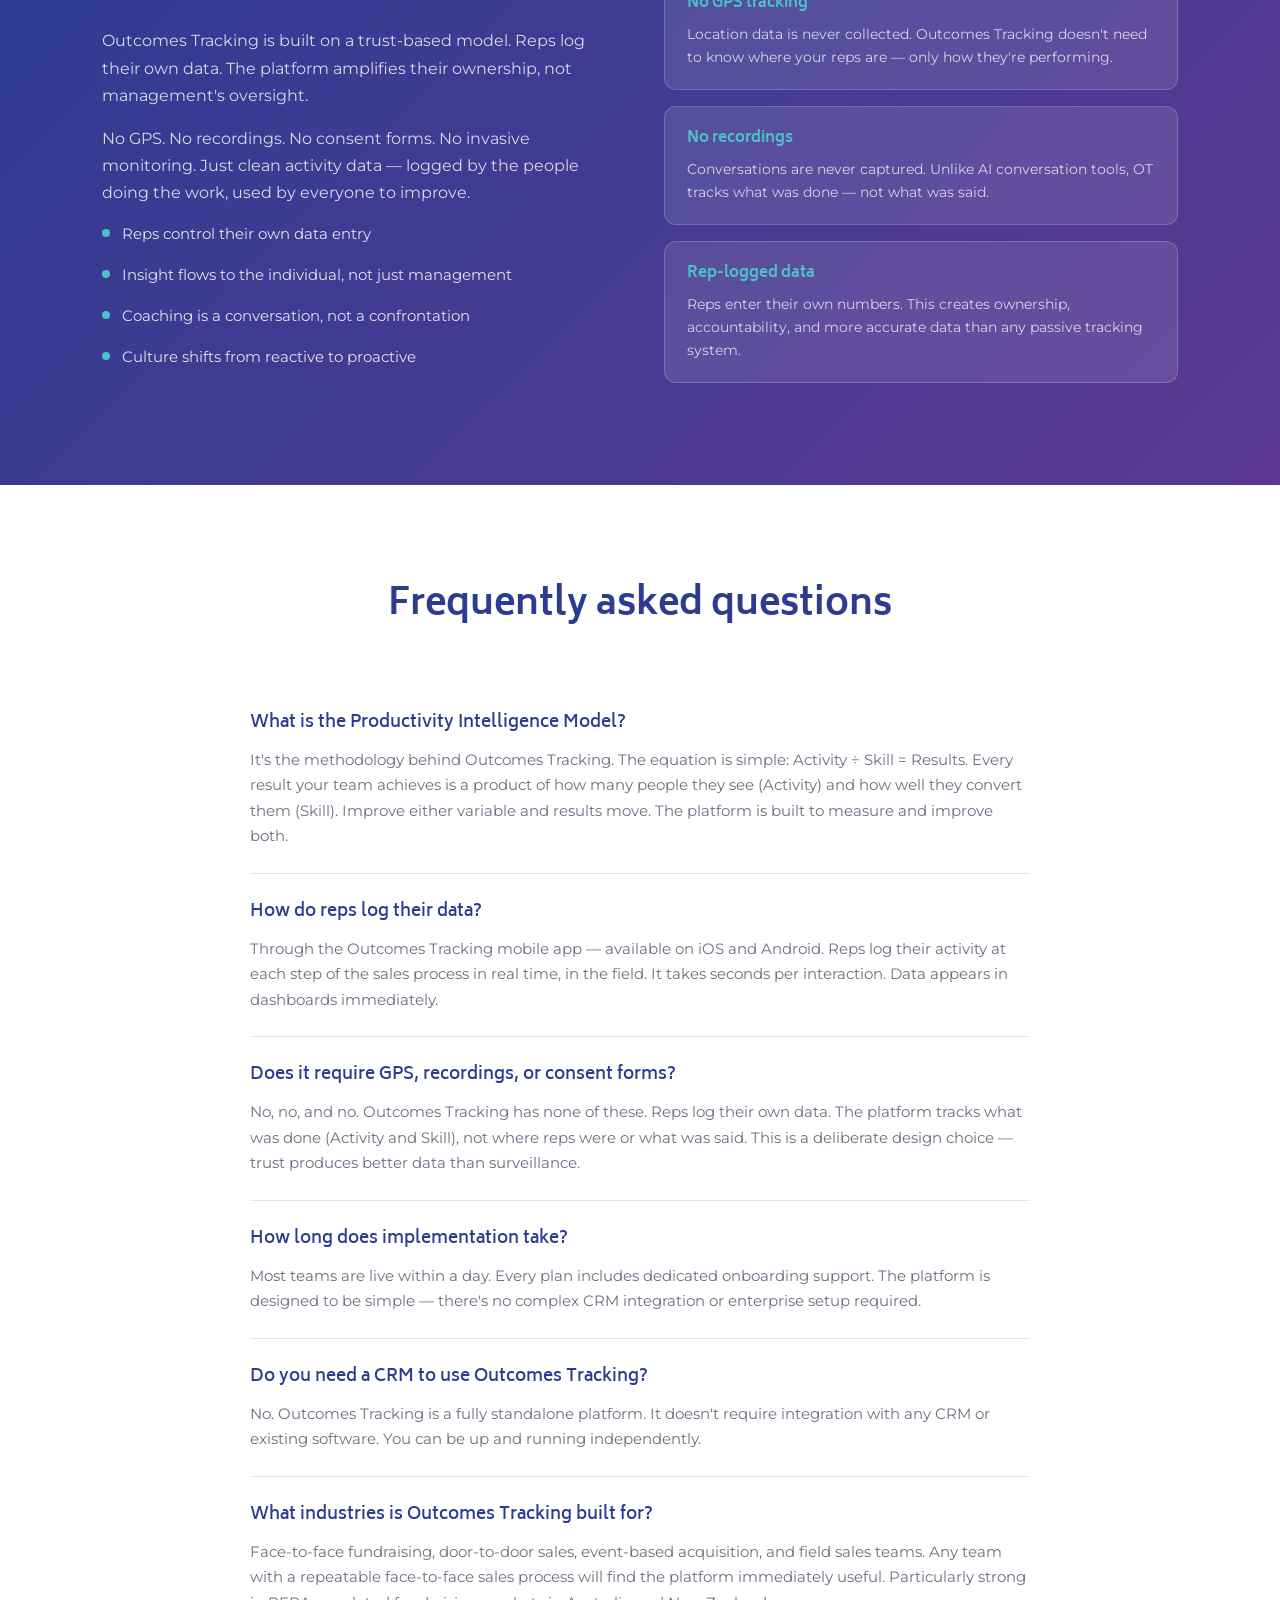
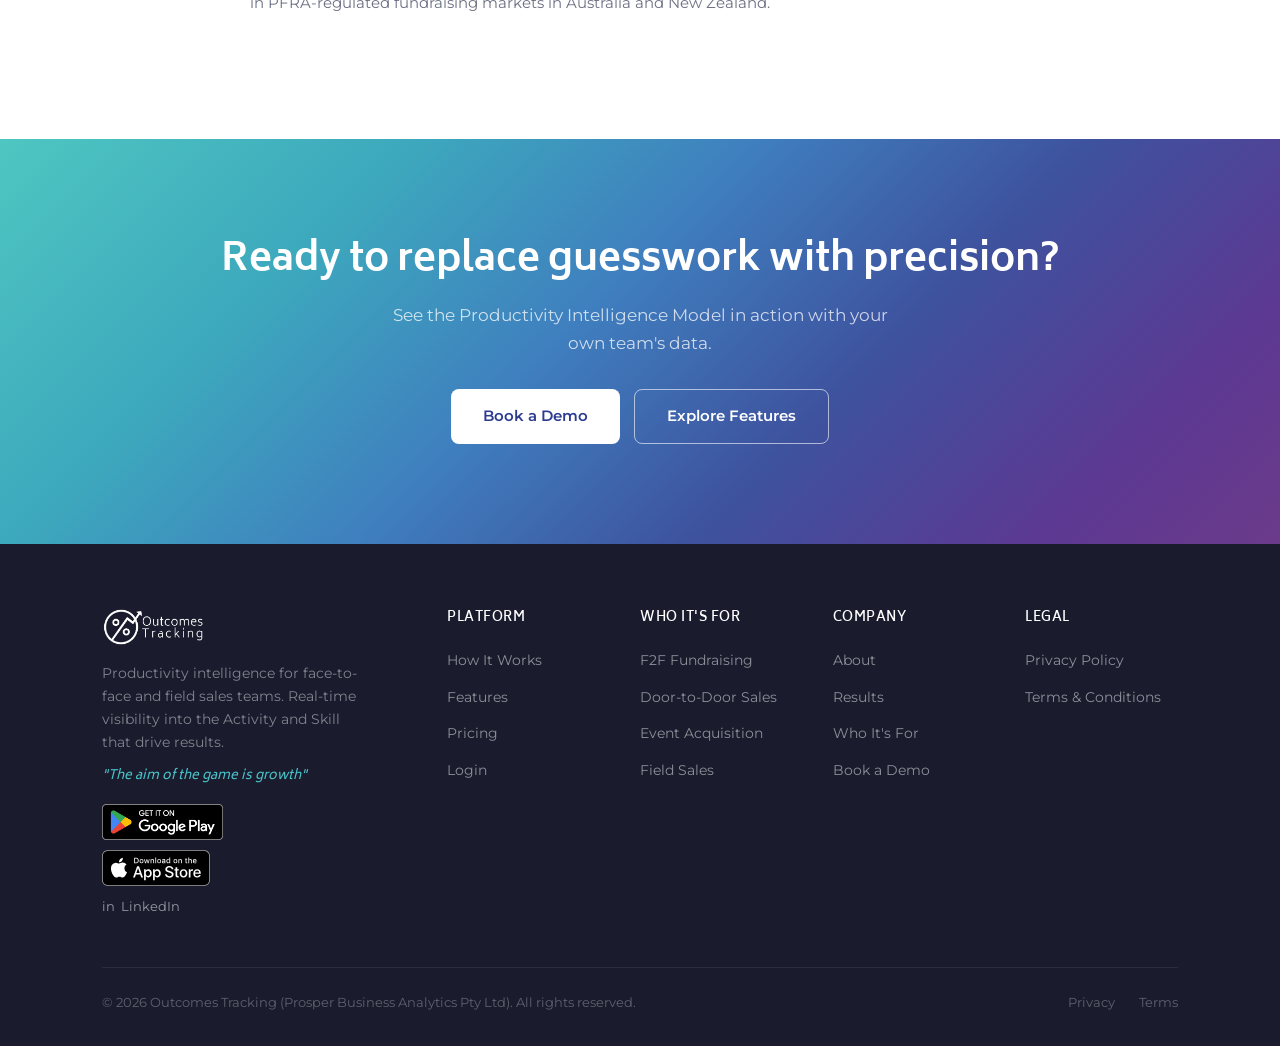
<file: how-it-works.html>
<!DOCTYPE html>
<html lang="en">
<head>
<meta charset="UTF-8">
<meta name="viewport" content="width=device-width, initial-scale=1.0">
<title>How It Works | Outcomes Tracking</title>
<meta name="description" content="The Productivity Intelligence Model — Activity ÷ Skill = Results. See how Outcomes Tracking gives F2F teams visibility into what actually drives performance.">
<link rel="icon" type="image/png" href="images/ot-icon.png">
<link href="https://fonts.googleapis.com/css2?family=Biryani:wght@300;400;600;700;800&family=Montserrat:wght@400;500;600;700&display=swap" rel="stylesheet">
<link rel="stylesheet" href="css/style.css">
<meta property="og:title" content="How It Works | Outcomes Tracking">
<meta property="og:description" content="The Productivity Intelligence Model. Activity ÷ Skill = Results. Not guesswork.">
<meta property="og:type" content="website">
<meta property="og:url" content="https://www.outcomestracking.com/how-it-works.html">
<meta property="og:image" content="https://www.outcomestracking.com/images/og-image.png">
<link rel="canonical" href="https://www.outcomestracking.com/how-it-works.html">
<script type="application/ld+json">{"@context":"https://schema.org","@type":"FAQPage","mainEntity":[{"@type":"Question","name":"How does Outcomes Tracking work?","acceptedAnswer":{"@type":"Answer","text":"Reps log their activity and step-level data through the mobile app. The platform calculates Activity (volume) and Skill (conversion rates at each step) in real time. Managers see who needs coaching and on what. The whole team gets visibility into the metrics that matter."}},{"@type":"Question","name":"Does it require GPS or call recording?","acceptedAnswer":{"@type":"Answer","text":"No. Outcomes Tracking has no GPS tracking, no recordings, and no consent requirements. Reps log their own data. The platform is built on trust."}},{"@type":"Question","name":"How long does setup take?","acceptedAnswer":{"@type":"Answer","text":"Most teams are live within a day. Onboarding support is included in every plan."}}]}</script>
<script type="application/ld+json">{"@context":"https://schema.org","@type":"BreadcrumbList","itemListElement":[{"@type":"ListItem","position":1,"name":"Home","item":"https://www.outcomestracking.com/"},{"@type":"ListItem","position":2,"name":"How It Works","item":"https://www.outcomestracking.com/how-it-works.html"}]}</script>
</head>
<body>

<nav class="nav" id="nav">
  <a href="index.html" class="nav-logo">
    <img src="images/OT-Logo-Landscape-transparent-white copy.png" alt="Outcomes Tracking" class="nav-logo-img">
  </a>
  <ul class="nav-links">
    <li><a href="index.html">Home</a></li>
    <li><a href="how-it-works.html">How It Works</a></li>
    <li><a href="features.html">Features</a></li>
    <li><a href="pricing.html">Pricing</a></li>
    <li><a href="who-its-for.html">Who It's For</a></li>
    <li><a href="case-studies.html">Results</a></li>
    <li><a href="contact.html" class="nav-cta">Book a Demo</a></li>
    <li><a href="https://gs-frontend-200759994636.australia-southeast1.run.app" target="_blank" class="nav-3d-btn">Set Goals</a></li>
    <li><a href="https://admin.outcomestracking.com" target="_blank" class="nav-3d-btn">Log In</a></li>
  </ul>
  <button class="nav-hamburger" id="hamburger" aria-label="Menu">
    <span></span><span></span><span></span>
  </button>
</nav>
<div class="mobile-nav" id="mobile-nav">
  <button class="mobile-close" id="mobile-close">&#x2715;</button>
  <ul>
    <li><a href="index.html">Home</a></li>
    <li><a href="how-it-works.html">How It Works</a></li>
    <li><a href="features.html">Features</a></li>
    <li><a href="pricing.html">Pricing</a></li>
    <li><a href="who-its-for.html">Who It's For</a></li>
    <li><a href="case-studies.html">Results</a></li>
    <li><a href="contact.html" class="mobile-cta">Book a Demo</a></li>
    <li><a href="https://gs-frontend-200759994636.australia-southeast1.run.app" target="_blank" class="mobile-3d-btn">Set Goals</a></li>
    <li><a href="https://admin.outcomestracking.com" target="_blank" class="mobile-3d-btn">Log In</a></li>
  </ul>
</div>

<div class="breadcrumb">
  <div class="container">
    <div class="breadcrumb-nav">
      <a href="index.html">Home</a>
      <span>›</span>
      <span>How It Works</span>
    </div>
    <h1>How Outcomes Tracking Works</h1>
    <p>Two variables determine every result in F2F sales. Outcomes Tracking measures both — and shows your team exactly what to improve.</p>
  </div>
</div>

<!-- THE MODEL -->
<section class="section section-gradient">
  <div class="container">
    <div class="section-head fade-up">
      <h2>The Productivity Intelligence Model</h2>
      <p>Not just a dashboard. A methodology with a mathematical foundation.</p>
    </div>
    <div class="equation-wrap fade-up">
      <div class="equation">
        <div class="eq-fraction">
          <div class="eq-term">Activity</div>
          <div class="eq-divider"></div>
          <div class="eq-desc">How many people you see</div>
        </div>
        <div class="eq-symbol">÷</div>
        <div class="eq-fraction">
          <div class="eq-term">Skill</div>
          <div class="eq-divider"></div>
          <div class="eq-desc">How well you convert them</div>
        </div>
        <div class="eq-symbol">=</div>
        <div class="eq-fraction">
          <div class="eq-term eq-result">Results</div>
          <div class="eq-divider"></div>
          <div class="eq-desc">Predictable, measurable growth</div>
        </div>
      </div>
      <p class="eq-tagline">Two levers. Both measurable. Improve either and results move. Master both and growth becomes predictable. That's the foundation everything in Outcomes Tracking is built on.</p>
    </div>
  </div>
</section>

<!-- THE 3-STEP PROCESS -->
<section class="section">
  <div class="container">
    <div class="section-head fade-up">
      <h2>Log → See → Act</h2>
      <p>Simple enough for a rep in the field. Powerful enough for a director managing dozens.</p>
    </div>
    <div class="steps-grid">
      <div class="step-card fade-up">
        <div class="step-number">1</div>
        <h3>Log</h3>
        <p>Reps log their own activity and step-level data through the mobile app — in the field, in real time. No manual data entry at end of day. No guesswork. Just clean, accurate data entered at the point of performance.</p>
      </div>
      <div class="step-card fade-up">
        <div class="step-number">2</div>
        <h3>See</h3>
        <p>The platform calculates Activity, Skill, and Results across every rep, team, and time period. Dashboards update in real time. Managers see breakdowns by step. Reps see their own patterns. Directors see the whole picture.</p>
      </div>
      <div class="step-card fade-up">
        <div class="step-number">3</div>
        <h3>Act</h3>
        <p>Coaching becomes targeted. Managers know exactly which step is breaking down for which rep. Reps know what to work on before the coaching conversation. The whole team moves together, with precision and purpose.</p>
      </div>
    </div>
  </div>
</section>

<!-- WHAT YOU SEE IN THE PLATFORM -->
<section class="section section-gradient">
  <div class="container">
    <div class="section-head fade-up">
      <h2>What you see in the platform</h2>
      <p>Every view is designed to answer one question: what do we do next?</p>
    </div>
    <div class="content-grid fade-up">
      <div class="content-text">
        <h2>Company &amp; team dashboards</h2>
        <p>Directors and managers see Activity and Skill across the whole team in a single view. Total interactions, conversion rates at every step, shift averages, and weekly outputs — all updated in real time.</p>
        <p>No spreadsheets. No end-of-week data gathering. Just the information you need to make decisions while they still matter.</p>
        <ul class="feature-detail-list">
          <li>Total interactions and daily averages</li>
          <li>Step-by-step conversion rates vs. benchmarks</li>
          <li>Team and individual comparisons</li>
          <li>Trend data over any time period</li>
        </ul>
      </div>
      <div class="content-visual">
        <img src="images/app mockups/Companydashboard.png" alt="Outcomes Tracking company-level dashboard showing team performance data">
      </div>
    </div>
    <div class="content-grid reverse fade-up" style="margin-top:64px;">
      <div class="content-text">
        <h2>Individual rep analytics</h2>
        <p>Every rep gets full visibility into their own metrics. Activity levels. Skill ratios. Step-by-step conversion. Performance trends over time.</p>
        <p>When a rep can see their own numbers, they self-coach. Feedback stops being vague. Growth becomes personal, not imposed.</p>
        <ul class="feature-detail-list">
          <li>Personal conversion breakdown by step</li>
          <li>Day-by-day and shift-by-shift analysis</li>
          <li>Progress against personal benchmarks</li>
          <li>Patterns that reveal strengths and gaps</li>
        </ul>
      </div>
      <div class="content-visual">
        <img src="images/app mockups/metrics.png" alt="Outcomes Tracking individual rep metrics view">
      </div>
    </div>
  </div>
</section>

<!-- NOT BIG BROTHER -->
<section class="section section-gradient" style="background: linear-gradient(135deg, #2c3c91 0%, #5c3993 100%);">
  <div class="container">
    <div class="growth-grid">
      <div class="growth-content fade-up">
        <h2>Not surveillance. Growth.</h2>
        <p>Outcomes Tracking is built on a trust-based model. Reps log their own data. The platform amplifies their ownership, not management's oversight.</p>
        <p>No GPS. No recordings. No consent forms. No invasive monitoring. Just clean activity data — logged by the people doing the work, used by everyone to improve.</p>
        <ul class="insight-list">
          <li><span class="insight-dot"></span>Reps control their own data entry</li>
          <li><span class="insight-dot"></span>Insight flows to the individual, not just management</li>
          <li><span class="insight-dot"></span>Coaching is a conversation, not a confrontation</li>
          <li><span class="insight-dot"></span>Culture shifts from reactive to proactive</li>
        </ul>
      </div>
      <div class="insight-cards fade-up">
        <div class="insight-card">
          <div class="insight-card-title">No GPS tracking</div>
          <p>Location data is never collected. Outcomes Tracking doesn't need to know where your reps are — only how they're performing.</p>
        </div>
        <div class="insight-card">
          <div class="insight-card-title">No recordings</div>
          <p>Conversations are never captured. Unlike AI conversation tools, OT tracks what was done — not what was said.</p>
        </div>
        <div class="insight-card">
          <div class="insight-card-title">Rep-logged data</div>
          <p>Reps enter their own numbers. This creates ownership, accountability, and more accurate data than any passive tracking system.</p>
        </div>
      </div>
    </div>
  </div>
</section>

<!-- FAQ -->
<section class="section">
  <div class="container">
    <div class="section-head fade-up">
      <h2>Frequently asked questions</h2>
    </div>
    <div class="faq-list fade-up">
      <div class="faq-item">
        <div class="faq-q">What is the Productivity Intelligence Model?</div>
        <div class="faq-a">It's the methodology behind Outcomes Tracking. The equation is simple: Activity ÷ Skill = Results. Every result your team achieves is a product of how many people they see (Activity) and how well they convert them (Skill). Improve either variable and results move. The platform is built to measure and improve both.</div>
      </div>
      <div class="faq-item">
        <div class="faq-q">How do reps log their data?</div>
        <div class="faq-a">Through the Outcomes Tracking mobile app — available on iOS and Android. Reps log their activity at each step of the sales process in real time, in the field. It takes seconds per interaction. Data appears in dashboards immediately.</div>
      </div>
      <div class="faq-item">
        <div class="faq-q">Does it require GPS, recordings, or consent forms?</div>
        <div class="faq-a">No, no, and no. Outcomes Tracking has none of these. Reps log their own data. The platform tracks what was done (Activity and Skill), not where reps were or what was said. This is a deliberate design choice — trust produces better data than surveillance.</div>
      </div>
      <div class="faq-item">
        <div class="faq-q">How long does implementation take?</div>
        <div class="faq-a">Most teams are live within a day. Every plan includes dedicated onboarding support. The platform is designed to be simple — there's no complex CRM integration or enterprise setup required.</div>
      </div>
      <div class="faq-item">
        <div class="faq-q">Do you need a CRM to use Outcomes Tracking?</div>
        <div class="faq-a">No. Outcomes Tracking is a fully standalone platform. It doesn't require integration with any CRM or existing software. You can be up and running independently.</div>
      </div>
      <div class="faq-item">
        <div class="faq-q">What industries is Outcomes Tracking built for?</div>
        <div class="faq-a">Face-to-face fundraising, door-to-door sales, event-based acquisition, and field sales teams. Any team with a repeatable face-to-face sales process will find the platform immediately useful. Particularly strong in PFRA-regulated fundraising markets in Australia and New Zealand.</div>
      </div>
    </div>
  </div>
</section>

<!-- CTA -->
<section class="cta-final">
  <div class="container">
    <h2 class="fade-up">Ready to replace guesswork with precision?</h2>
    <p class="fade-up">See the Productivity Intelligence Model in action with your own team's data.</p>
    <div class="cta-buttons fade-up">
      <a href="contact.html" class="btn btn-white">Book a Demo</a>
      <a href="features.html" class="btn btn-outline">Explore Features</a>
    </div>
  </div>
</section>

<footer class="footer">
  <div class="container">
    <div class="footer-grid">
      <div class="footer-brand">
        <img src="images/OT-Logo-Landscape-transparent-white copy.png" alt="Outcomes Tracking" class="footer-logo">
        <p>Productivity intelligence for face-to-face and field sales teams. Real-time visibility into the Activity and Skill that drive results.</p>
        <div class="footer-tagline">"The aim of the game is growth"</div>
        <div class="footer-store-badges">
          <a href="https://play.google.com/store/apps/details?id=com.outsourcesurvey&hl=en_US" target="_blank" class="footer-store-badge"><img src="images/google.png" alt="Get it on Google Play"></a>
          <a href="https://apps.apple.com/au/app/outcomes-tracking/id1578630745" target="_blank" class="footer-store-badge"><img src="images/apple.svg" alt="Download on the App Store"></a>
        </div>
        <a href="https://linkedin.com/company/outcomes-tracking-app" target="_blank" class="footer-linkedin">
          <span>in</span> LinkedIn
        </a>
      </div>
      <div>
        <h4>Platform</h4>
        <ul>
          <li><a href="how-it-works.html">How It Works</a></li>
          <li><a href="features.html">Features</a></li>
          <li><a href="pricing.html">Pricing</a></li>
          <li><a href="https://admin.outcomestracking.com" target="_blank">Login</a></li>
        </ul>
      </div>
      <div>
        <h4>Who It's For</h4>
        <ul>
          <li><a href="f2f-fundraising.html">F2F Fundraising</a></li>
          <li><a href="door-to-door-sales.html">Door-to-Door Sales</a></li>
          <li><a href="event-based-acquisition.html">Event Acquisition</a></li>
          <li><a href="field-sales-teams.html">Field Sales</a></li>
        </ul>
      </div>
      <div>
        <h4>Company</h4>
        <ul>
          <li><a href="about.html">About</a></li>
          <li><a href="case-studies.html">Results</a></li>
          <li><a href="who-its-for.html">Who It's For</a></li>
          <li><a href="contact.html">Book a Demo</a></li>
        </ul>
      </div>
      <div>
        <h4>Legal</h4>
        <ul>
          <li><a href="privacy.html">Privacy Policy</a></li>
          <li><a href="terms.html">Terms &amp; Conditions</a></li>
        </ul>
      </div>
    </div>
    <div class="footer-bottom">
      <span class="footer-copy">&copy; 2026 Outcomes Tracking (Prosper Business Analytics Pty Ltd). All rights reserved.</span>
      <div class="footer-legal">
        <a href="privacy.html">Privacy</a>
        <a href="terms.html">Terms</a>
      </div>
    </div>
  </div>
</footer>

<script src="js/main.js"></script>
</body>
</html>
</file>
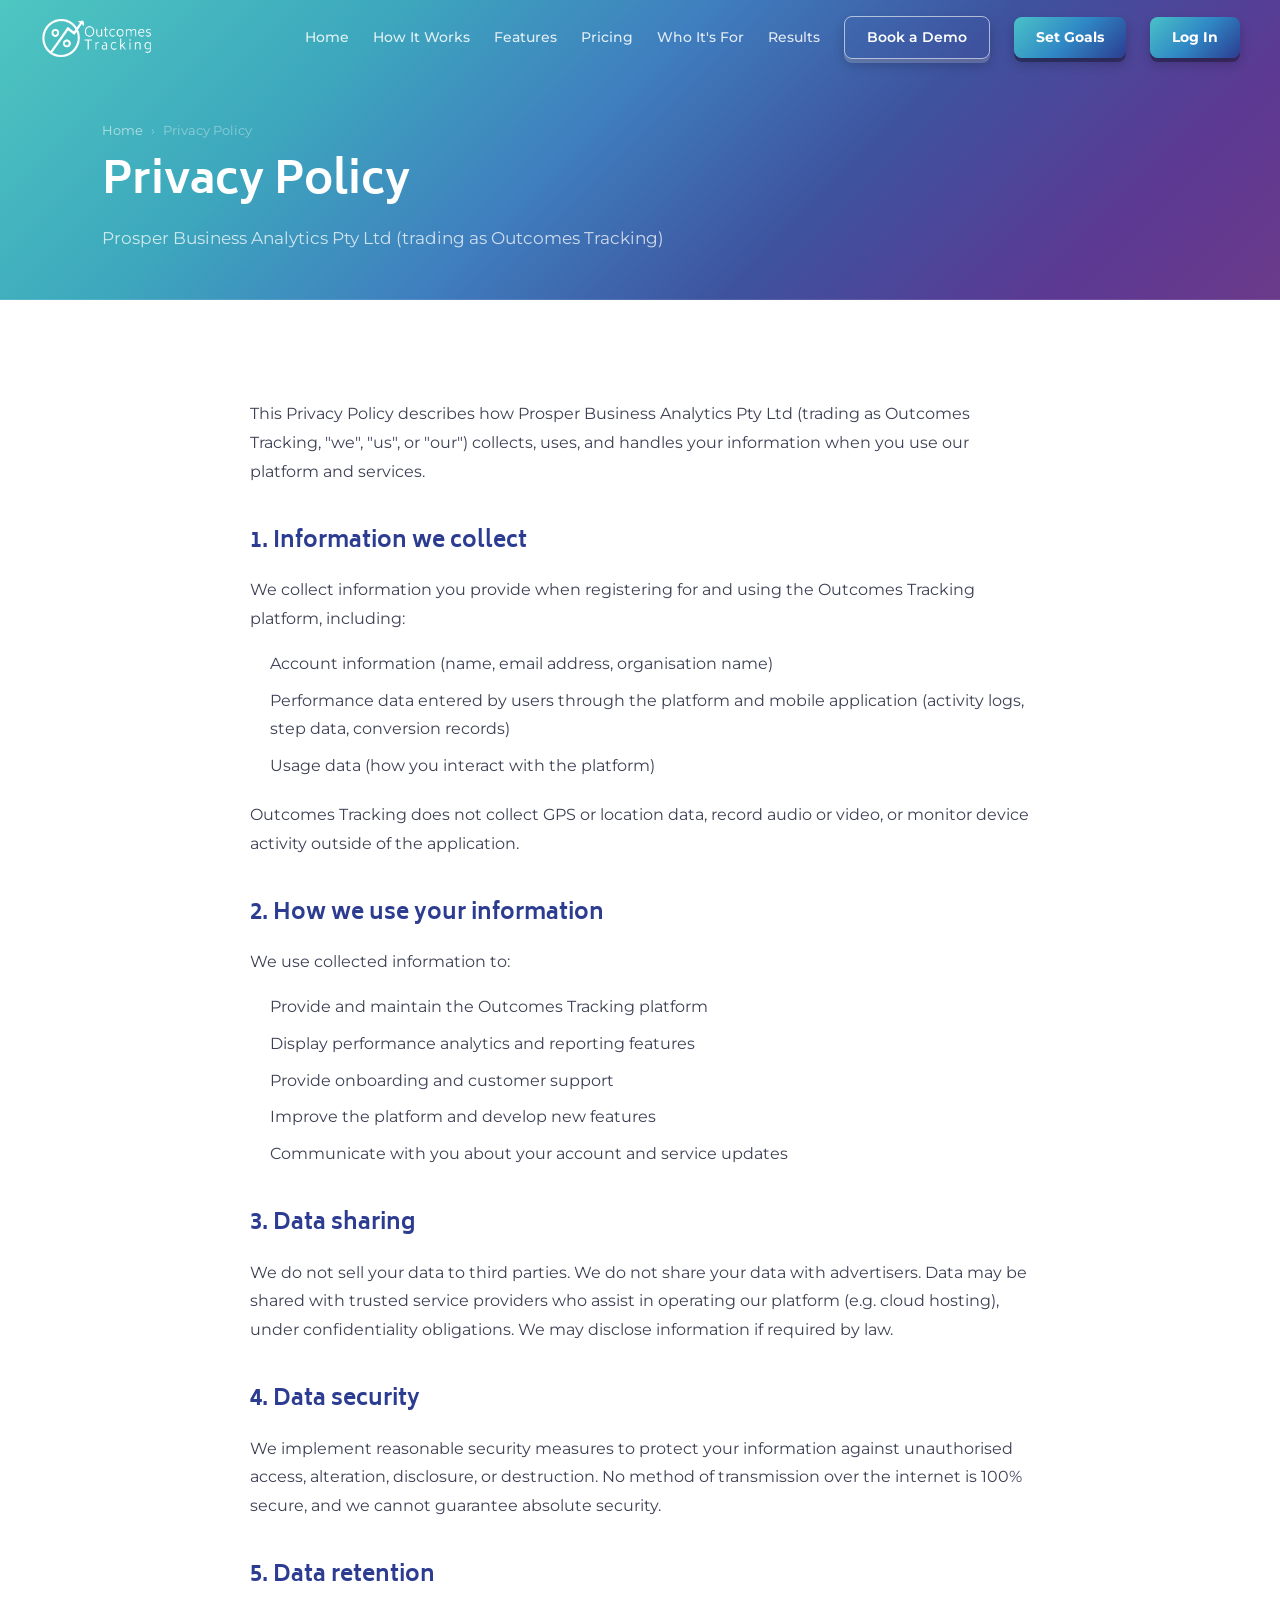
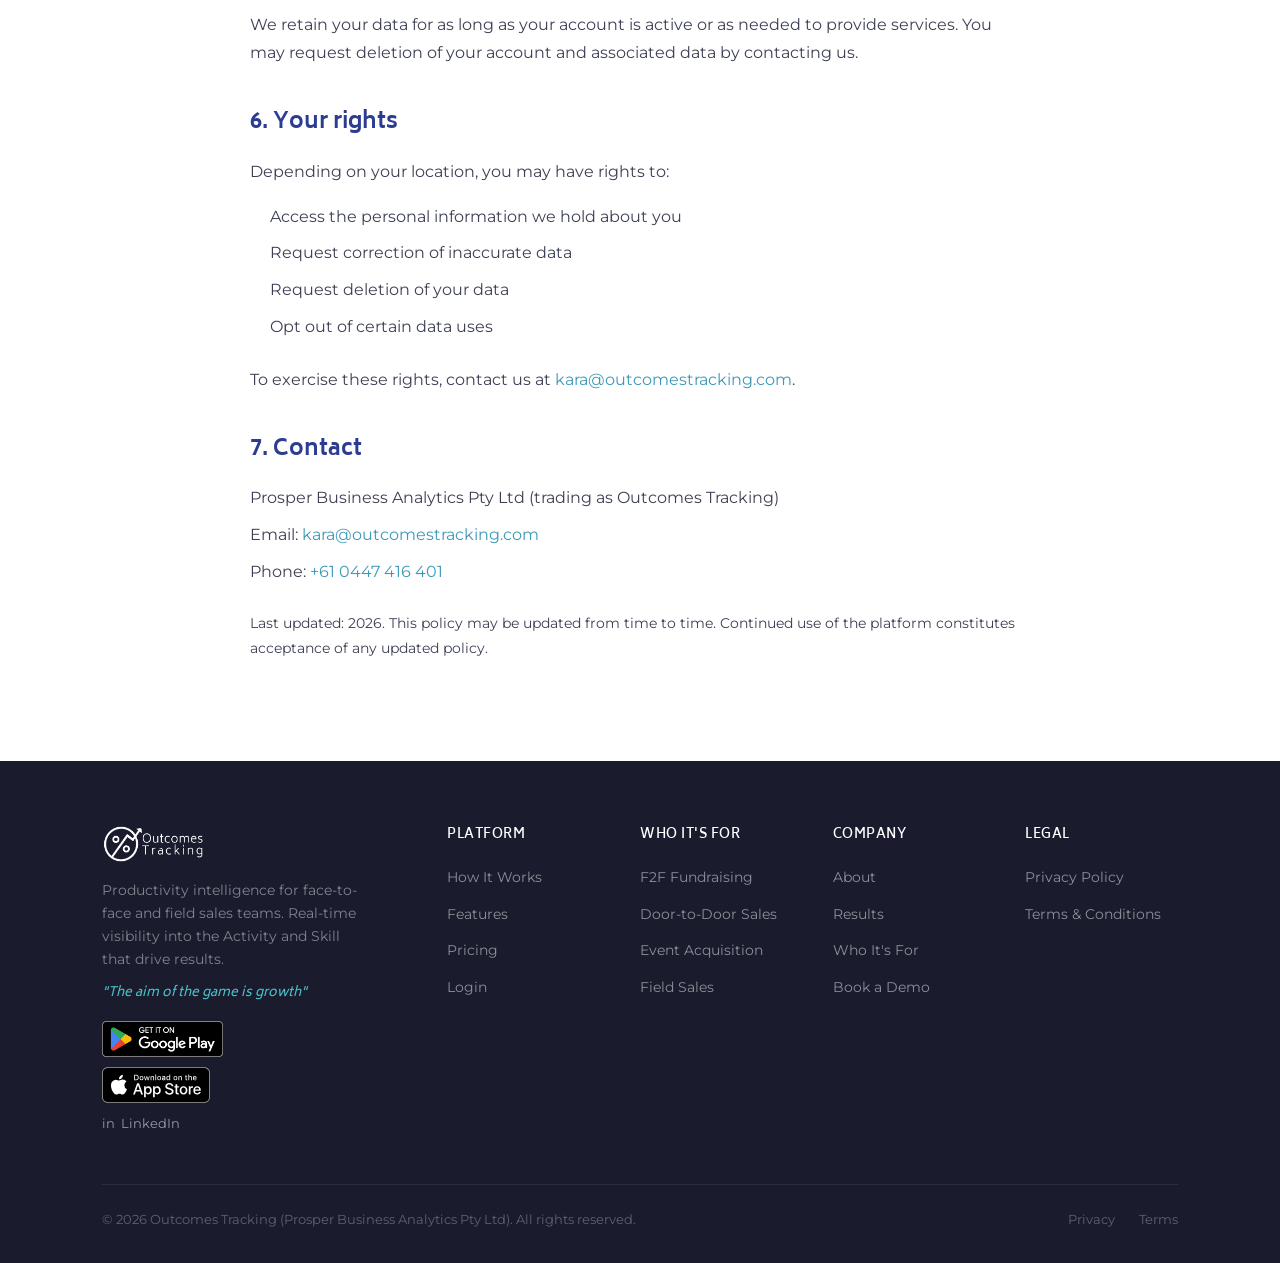
<file: privacy.html>
<!DOCTYPE html>
<html lang="en">
<head>
<meta charset="UTF-8">
<meta name="viewport" content="width=device-width, initial-scale=1.0">
<title>Privacy Policy | Outcomes Tracking</title>
<meta name="description" content="Privacy Policy for Outcomes Tracking (Prosper Business Analytics Pty Ltd).">
<link rel="canonical" href="https://www.outcomestracking.com/privacy.html">
<link rel="icon" type="image/png" href="images/ot-icon.png">
<link href="https://fonts.googleapis.com/css2?family=Biryani:wght@300;400;600;700;800&family=Montserrat:wght@400;500;600;700&display=swap" rel="stylesheet">
<link rel="stylesheet" href="css/style.css">
<script type="application/ld+json">{"@context":"https://schema.org","@type":"BreadcrumbList","itemListElement":[{"@type":"ListItem","position":1,"name":"Home","item":"https://www.outcomestracking.com/"},{"@type":"ListItem","position":2,"name":"Privacy Policy","item":"https://www.outcomestracking.com/privacy.html"}]}</script>
</head>
<body>

<nav class="nav" id="nav">
  <a href="index.html" class="nav-logo">
    <img src="images/OT-Logo-Landscape-transparent-white copy.png" alt="Outcomes Tracking" class="nav-logo-img">
  </a>
  <ul class="nav-links">
    <li><a href="index.html">Home</a></li>
    <li><a href="how-it-works.html">How It Works</a></li>
    <li><a href="features.html">Features</a></li>
    <li><a href="pricing.html">Pricing</a></li>
    <li><a href="who-its-for.html">Who It's For</a></li>
    <li><a href="case-studies.html">Results</a></li>
    <li><a href="contact.html" class="nav-cta">Book a Demo</a></li>
    <li><a href="https://gs-frontend-200759994636.australia-southeast1.run.app" target="_blank" class="nav-3d-btn">Set Goals</a></li>
    <li><a href="https://admin.outcomestracking.com" target="_blank" class="nav-3d-btn">Log In</a></li>
  </ul>
  <button class="nav-hamburger" id="hamburger" aria-label="Menu">
    <span></span><span></span><span></span>
  </button>
</nav>
<div class="mobile-nav" id="mobile-nav">
  <button class="mobile-close" id="mobile-close">&#x2715;</button>
  <ul>
    <li><a href="index.html">Home</a></li>
    <li><a href="how-it-works.html">How It Works</a></li>
    <li><a href="features.html">Features</a></li>
    <li><a href="pricing.html">Pricing</a></li>
    <li><a href="who-its-for.html">Who It's For</a></li>
    <li><a href="case-studies.html">Results</a></li>
    <li><a href="contact.html" class="mobile-cta">Book a Demo</a></li>
    <li><a href="https://gs-frontend-200759994636.australia-southeast1.run.app" target="_blank" class="mobile-3d-btn">Set Goals</a></li>
    <li><a href="https://admin.outcomestracking.com" target="_blank" class="mobile-3d-btn">Log In</a></li>
  </ul>
</div>

<div class="breadcrumb">
  <div class="container">
    <div class="breadcrumb-nav">
      <a href="index.html">Home</a>
      <span>›</span>
      <span>Privacy Policy</span>
    </div>
    <h1>Privacy Policy</h1>
    <p>Prosper Business Analytics Pty Ltd (trading as Outcomes Tracking)</p>
  </div>
</div>

<section class="section">
  <div class="container">
    <div style="max-width:780px; margin:0 auto; color:var(--gray-600); font-size:16px; line-height:1.8;" class="fade-up">
      
      <p style="margin-bottom:24px;">This Privacy Policy describes how Prosper Business Analytics Pty Ltd (trading as Outcomes Tracking, "we", "us", or "our") collects, uses, and handles your information when you use our platform and services.</p>

      <h2 style="font-family:var(--font-heading); font-size:22px; color:var(--navy); margin:36px 0 14px;">1. Information we collect</h2>
      <p style="margin-bottom:16px;">We collect information you provide when registering for and using the Outcomes Tracking platform, including:</p>
      <ul style="margin-left:20px; margin-bottom:20px;">
        <li style="margin-bottom:8px;">Account information (name, email address, organisation name)</li>
        <li style="margin-bottom:8px;">Performance data entered by users through the platform and mobile application (activity logs, step data, conversion records)</li>
        <li style="margin-bottom:8px;">Usage data (how you interact with the platform)</li>
      </ul>
      <p style="margin-bottom:24px;">Outcomes Tracking does not collect GPS or location data, record audio or video, or monitor device activity outside of the application.</p>

      <h2 style="font-family:var(--font-heading); font-size:22px; color:var(--navy); margin:36px 0 14px;">2. How we use your information</h2>
      <p style="margin-bottom:16px;">We use collected information to:</p>
      <ul style="margin-left:20px; margin-bottom:24px;">
        <li style="margin-bottom:8px;">Provide and maintain the Outcomes Tracking platform</li>
        <li style="margin-bottom:8px;">Display performance analytics and reporting features</li>
        <li style="margin-bottom:8px;">Provide onboarding and customer support</li>
        <li style="margin-bottom:8px;">Improve the platform and develop new features</li>
        <li style="margin-bottom:8px;">Communicate with you about your account and service updates</li>
      </ul>

      <h2 style="font-family:var(--font-heading); font-size:22px; color:var(--navy); margin:36px 0 14px;">3. Data sharing</h2>
      <p style="margin-bottom:24px;">We do not sell your data to third parties. We do not share your data with advertisers. Data may be shared with trusted service providers who assist in operating our platform (e.g. cloud hosting), under confidentiality obligations. We may disclose information if required by law.</p>

      <h2 style="font-family:var(--font-heading); font-size:22px; color:var(--navy); margin:36px 0 14px;">4. Data security</h2>
      <p style="margin-bottom:24px;">We implement reasonable security measures to protect your information against unauthorised access, alteration, disclosure, or destruction. No method of transmission over the internet is 100% secure, and we cannot guarantee absolute security.</p>

      <h2 style="font-family:var(--font-heading); font-size:22px; color:var(--navy); margin:36px 0 14px;">5. Data retention</h2>
      <p style="margin-bottom:24px;">We retain your data for as long as your account is active or as needed to provide services. You may request deletion of your account and associated data by contacting us.</p>

      <h2 style="font-family:var(--font-heading); font-size:22px; color:var(--navy); margin:36px 0 14px;">6. Your rights</h2>
      <p style="margin-bottom:16px;">Depending on your location, you may have rights to:</p>
      <ul style="margin-left:20px; margin-bottom:24px;">
        <li style="margin-bottom:8px;">Access the personal information we hold about you</li>
        <li style="margin-bottom:8px;">Request correction of inaccurate data</li>
        <li style="margin-bottom:8px;">Request deletion of your data</li>
        <li style="margin-bottom:8px;">Opt out of certain data uses</li>
      </ul>
      <p style="margin-bottom:24px;">To exercise these rights, contact us at <a href="mailto:kara@outcomestracking.com" style="color:var(--blue-teal);">kara@outcomestracking.com</a>.</p>

      <h2 style="font-family:var(--font-heading); font-size:22px; color:var(--navy); margin:36px 0 14px;">7. Contact</h2>
      <p style="margin-bottom:8px;">Prosper Business Analytics Pty Ltd (trading as Outcomes Tracking)</p>
      <p style="margin-bottom:8px;">Email: <a href="mailto:kara@outcomestracking.com" style="color:var(--blue-teal);">kara@outcomestracking.com</a></p>
      <p style="margin-bottom:24px;">Phone: <a href="tel:+61447416401" style="color:var(--blue-teal);">+61 0447 416 401</a></p>

      <p style="color:var(--gray-400); font-size:14px;">Last updated: 2026. This policy may be updated from time to time. Continued use of the platform constitutes acceptance of any updated policy.</p>
    </div>
  </div>
</section>

<footer class="footer">
  <div class="container">
    <div class="footer-grid">
      <div class="footer-brand">
        <img src="images/OT-Logo-Landscape-transparent-white copy.png" alt="Outcomes Tracking" class="footer-logo">
        <p>Productivity intelligence for face-to-face and field sales teams. Real-time visibility into the Activity and Skill that drive results.</p>
        <div class="footer-tagline">"The aim of the game is growth"</div>
        <div class="footer-store-badges">
          <a href="https://play.google.com/store/apps/details?id=com.outsourcesurvey&hl=en_US" target="_blank" class="footer-store-badge"><img src="images/google.png" alt="Get it on Google Play"></a>
          <a href="https://apps.apple.com/au/app/outcomes-tracking/id1578630745" target="_blank" class="footer-store-badge"><img src="images/apple.svg" alt="Download on the App Store"></a>
        </div>
        <a href="https://linkedin.com/company/outcomes-tracking-app" target="_blank" class="footer-linkedin">
          <span>in</span> LinkedIn
        </a>
      </div>
      <div>
        <h4>Platform</h4>
        <ul>
          <li><a href="how-it-works.html">How It Works</a></li>
          <li><a href="features.html">Features</a></li>
          <li><a href="pricing.html">Pricing</a></li>
          <li><a href="https://admin.outcomestracking.com" target="_blank">Login</a></li>
        </ul>
      </div>
      <div>
        <h4>Who It's For</h4>
        <ul>
          <li><a href="f2f-fundraising.html">F2F Fundraising</a></li>
          <li><a href="door-to-door-sales.html">Door-to-Door Sales</a></li>
          <li><a href="event-based-acquisition.html">Event Acquisition</a></li>
          <li><a href="field-sales-teams.html">Field Sales</a></li>
        </ul>
      </div>
      <div>
        <h4>Company</h4>
        <ul>
          <li><a href="about.html">About</a></li>
          <li><a href="case-studies.html">Results</a></li>
          <li><a href="who-its-for.html">Who It's For</a></li>
          <li><a href="contact.html">Book a Demo</a></li>
        </ul>
      </div>
      <div>
        <h4>Legal</h4>
        <ul>
          <li><a href="privacy.html">Privacy Policy</a></li>
          <li><a href="terms.html">Terms &amp; Conditions</a></li>
        </ul>
      </div>
    </div>
    <div class="footer-bottom">
      <span class="footer-copy">&copy; 2026 Outcomes Tracking (Prosper Business Analytics Pty Ltd). All rights reserved.</span>
      <div class="footer-legal">
        <a href="privacy.html">Privacy</a>
        <a href="terms.html">Terms</a>
      </div>
    </div>
  </div>
</footer>
<script src="js/main.js"></script>
</body>
</html>
</file>
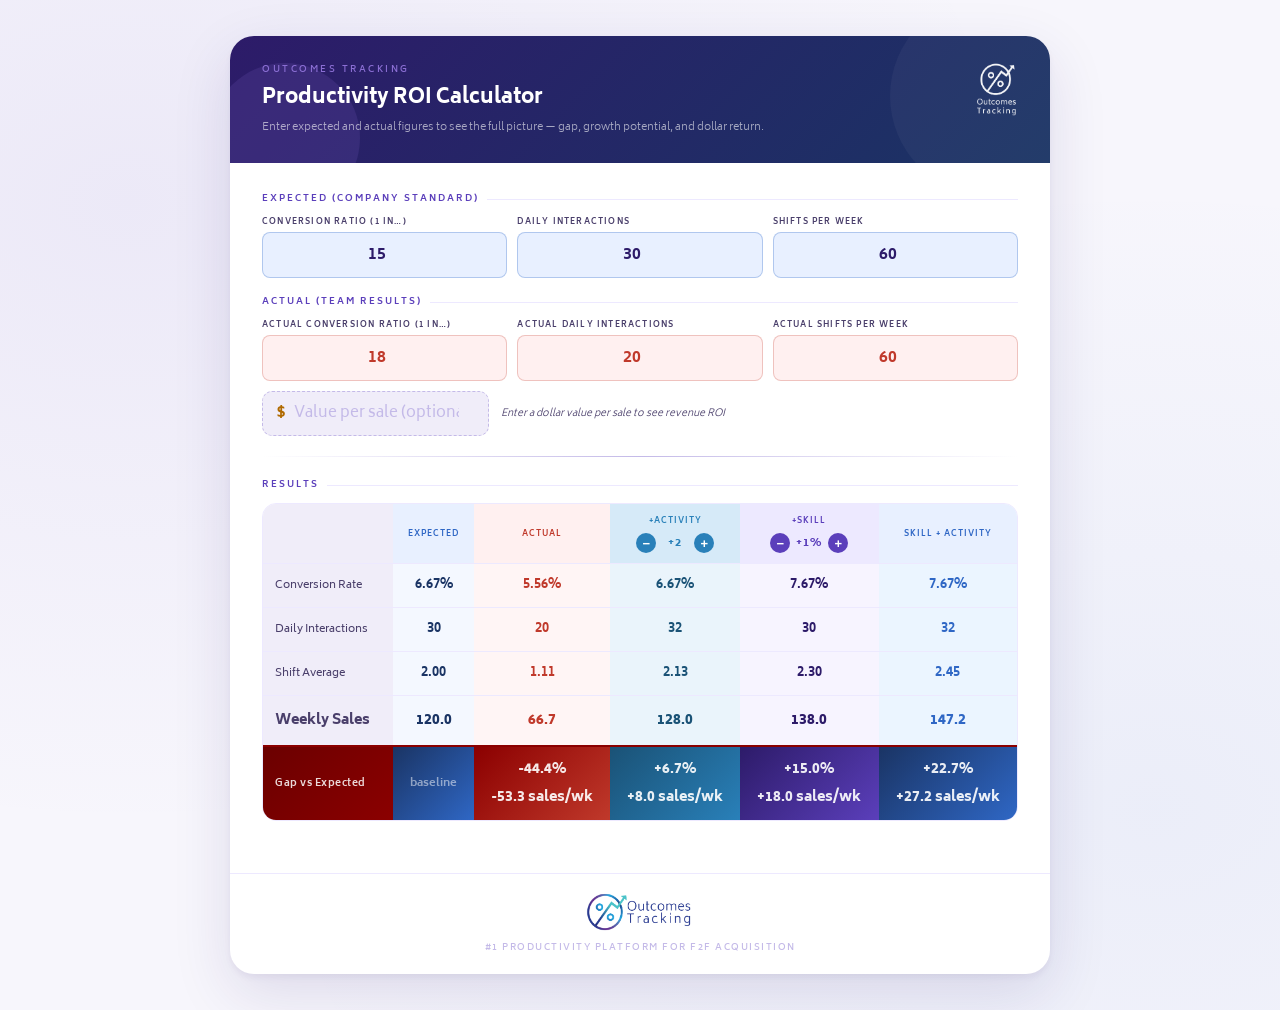
<file: roi-calculator.html>
<!DOCTYPE html>
<html lang="en">
<head>
<meta charset="UTF-8">
<meta name="viewport" content="width=device-width, initial-scale=1.0">
<title>ROI Calculator — Outcomes Tracking</title>
<meta name="description" content="Calculate your team's ROI with Outcomes Tracking. See how Activity and Skill analytics pays for itself. US$60/week flat, unlimited reps.">
<link rel="canonical" href="https://www.outcomestracking.com/roi-calculator.html">
<link rel="icon" type="image/png" href="images/ot-icon.png">
<meta property="og:title" content="ROI Calculator — Outcomes Tracking">
<meta property="og:description" content="See how Outcomes Tracking pays for itself. Calculate your team's ROI in under a minute.">
<meta property="og:type" content="website">
<meta property="og:url" content="https://www.outcomestracking.com/roi-calculator.html">
<meta property="og:image" content="https://www.outcomestracking.com/images/og-image.png">
<link href="https://fonts.googleapis.com/css2?family=Biryani:wght@300;400;600;700;800&display=swap" rel="stylesheet">
<style>
  :root {
    --purple-deep: #2D1B69;
    --purple-mid: #5B3FBB;
    --purple-light: #8B6FD4;
    --purple-pale: #EDE9FF;
    --blue-deep: #1A3464;
    --blue-mid: #2F67C5;
    --blue-pale: #E8F0FF;
    --activity: #2980B9;
    --activity-dark: #1A5276;
    --activity-pale: #D6EAF8;
    --teal: #0F8B8D;
    --teal-dark: #0D5E6B;
    --teal-pale: #E0F5F5;
    --gold: #B06A00;
    --gold-pale: #FFF3E0;
    --red-deep: #8B0000;
    --red-mid: #C0392B;
    --red-pale: #FFF0F0;
    --white: #FFFFFF;
    --off-white: #F7F6FC;
    --gray-light: #F0EDF9;
    --gray-mid: #C4BAE8;
    --text-mid: #4A3F6B;
    --text-dark: #1A1040;
  }

  * { box-sizing: border-box; margin: 0; padding: 0; }

  body {
    font-family: 'Biryani', sans-serif;
    background: var(--off-white);
    min-height: 100vh;
    display: flex;
    align-items: flex-start;
    justify-content: center;
    padding: 36px 20px;
    background-image:
      radial-gradient(ellipse at 10% 20%, rgba(91,63,187,0.07) 0%, transparent 55%),
      radial-gradient(ellipse at 90% 80%, rgba(47,103,197,0.06) 0%, transparent 55%);
  }

  .card {
    background: var(--white);
    border-radius: 24px;
    width: 100%;
    max-width: 820px;
    box-shadow: 0 4px 6px rgba(45,27,105,0.05), 0 20px 60px rgba(45,27,105,0.12);
    overflow: hidden;
  }

  /* HEADER */
  .header {
    background: linear-gradient(135deg, var(--purple-deep) 0%, var(--blue-deep) 100%);
    padding: 26px 32px;
    position: relative; overflow: hidden;
    display: flex; align-items: flex-start; justify-content: space-between; gap: 16px;
  }
  .header::before {
    content: ''; position: absolute; top: -40px; right: -40px;
    width: 200px; height: 200px; border-radius: 50%; background: rgba(255,255,255,0.04);
  }
  .header::after {
    content: ''; position: absolute; bottom: -50px; left: -20px;
    width: 150px; height: 150px; border-radius: 50%; background: rgba(139,111,212,0.15);
  }
  .header-text { position: relative; z-index: 1; flex: 1; }
  .header-eyebrow {
    font-size: 9px; font-weight: 600; letter-spacing: 2.5px;
    text-transform: uppercase; color: var(--purple-light); margin-bottom: 8px;
  }
  .header h1 { font-size: 20px; font-weight: 800; color: var(--white); line-height: 1.3; }
  .header p { margin-top: 6px; font-size: 11px; color: rgba(255,255,255,0.6); font-weight: 300; }
  .header-logo { position: relative; z-index: 1; flex-shrink: 0; }
  .header-logo img { height: 56px; width: auto; opacity: 0.95; }

  /* BODY */
  .body { padding: 28px 32px 32px; }

  .section-label {
    font-size: 9px; font-weight: 700; letter-spacing: 2px;
    text-transform: uppercase; color: var(--purple-mid);
    margin-bottom: 10px; display: flex; align-items: center; gap: 8px;
  }
  .section-label::after { content: ''; flex: 1; height: 1px; background: var(--purple-pale); }

  .divider {
    height: 1px;
    background: linear-gradient(to right, transparent, var(--gray-mid), transparent);
    margin: 20px 0;
  }

  /* TWO-COLUMN INPUT GRIDS */
  .inputs-grid {
    display: grid; grid-template-columns: 1fr 1fr 1fr; gap: 10px; margin-bottom: 8px;
  }
  .input-wrap { display: flex; flex-direction: column; gap: 4px; }
  .input-label {
    font-size: 8px; font-weight: 700; letter-spacing: 1.2px;
    text-transform: uppercase; color: var(--text-mid); line-height: 1.4;
  }
  .input-field {
    border-radius: 8px; padding: 8px 10px;
    font-family: 'Biryani', sans-serif; font-size: 16px; font-weight: 700;
    color: var(--purple-deep); text-align: center; width: 100%; outline: none;
    transition: border-color 0.2s, box-shadow 0.2s;
  }
  .input-field.expected {
    background: var(--blue-pale); border: 1.5px solid rgba(47,103,197,0.3);
  }
  .input-field.expected:focus {
    border-color: var(--blue-mid); box-shadow: 0 0 0 3px rgba(47,103,197,0.12);
    color: var(--blue-deep);
  }
  .input-field.actual {
    background: var(--red-pale); border: 1.5px solid rgba(192,57,43,0.25);
    color: var(--red-mid);
  }
  .input-field.actual:focus {
    border-color: var(--red-mid); box-shadow: 0 0 0 3px rgba(192,57,43,0.12);
  }

  /* DOLLAR FIELD */
  .dollar-row {
    margin-top: 10px;
    display: flex; align-items: center; gap: 12px;
  }
  .dollar-wrap {
    display: flex; align-items: center; gap: 8px;
    background: var(--gray-light); border-radius: 10px;
    padding: 8px 14px; border: 1.5px dashed var(--gray-mid);
    flex: 0 0 auto;
    transition: border-color 0.2s, background 0.2s;
  }
  .dollar-wrap:focus-within {
    border-color: var(--gold); background: var(--gold-pale);
    border-style: solid;
  }
  .dollar-symbol {
    font-size: 15px; font-weight: 700; color: var(--gold);
  }
  .dollar-field {
    background: transparent; border: none; outline: none;
    font-family: 'Biryani', sans-serif; font-size: 15px; font-weight: 700;
    color: var(--gold); width: 180px; text-align: left;
  }
  .dollar-field::placeholder { color: var(--gray-mid); font-weight: 400; }
  .dollar-hint {
    font-size: 10px; color: var(--text-mid); font-weight: 300; font-style: italic;
  }

  /* RESULTS TABLE */
  .table-wrap {
    border-radius: 14px; overflow: hidden;
    border: 1.5px solid var(--purple-pale);
    margin-bottom: 20px;
  }
  .results-table {
    width: 100%; border-collapse: collapse;
  }
  .results-table th {
    padding: 10px 12px;
    font-size: 8px; font-weight: 700; letter-spacing: 1px;
    text-transform: uppercase; text-align: center; white-space: nowrap;
    border-bottom: 1px solid var(--purple-pale);
  }
  .results-table th.col-label   { text-align: left; background: var(--gray-light); color: var(--text-mid); width: 130px; }
  .results-table th.col-expected { background: var(--blue-pale); color: var(--blue-mid); }
  .results-table th.col-actual   { background: var(--red-pale); color: var(--red-mid); }
  .results-table th.col-activity { background: var(--activity-pale); color: var(--activity); }
  .results-table th.col-skill    { background: var(--purple-pale); color: var(--purple-mid); }
  .results-table th.col-both     { background: var(--blue-pale); color: var(--blue-mid); }

  .results-table td {
    padding: 10px 12px; font-size: 13px; text-align: center;
    border-top: 1px solid var(--purple-pale);
  }
  .results-table td.label-cell {
    text-align: left; font-weight: 400; color: var(--text-mid);
    background: var(--gray-light); font-size: 11px;
  }
  .results-table td.expected-cell { background: #F4F8FF; color: var(--blue-deep); font-weight: 700; }
  .results-table td.actual-cell   { background: #FFF5F5; color: var(--red-mid); font-weight: 700; }
  .results-table td.activity-cell { background: #EAF4FB; color: var(--activity-dark); font-weight: 700; }
  .results-table td.skill-cell    { background: #F7F4FF; color: var(--purple-deep); font-weight: 700; }
  .results-table td.both-cell     { background: #EBF5FF; color: var(--blue-mid); font-weight: 700; }

  .results-table tr.total-row td { font-size: 14px; font-weight: 800; padding-top: 12px; padding-bottom: 12px; }

  /* GAP ROW */
  .results-table tr.gap-row td {
    background: linear-gradient(135deg, #8B0000, #C0392B);
    color: rgba(255,255,255,0.9); font-weight: 700; font-size: 12px;
    padding: 10px 12px; border-top: 2px solid #8B0000;
  }
  .results-table tr.gap-row td.label-cell {
    color: rgba(255,255,255,0.85); font-size: 10px; font-weight: 700;
    letter-spacing: 0.5px; background: linear-gradient(135deg, #6B0000, #8B0000);
  }
  .results-table tr.gap-row td.no-gap {
    background: linear-gradient(135deg, #1E8449, #0F8B8D);
    color: rgba(255,255,255,0.9);
  }

  /* STEPPER */
  .stepper {
    display: flex; align-items: center; justify-content: center; gap: 5px; margin-top: 5px;
  }
  .stepper-btn {
    width: 20px; height: 20px; border-radius: 50%; border: none; cursor: pointer;
    font-size: 13px; font-weight: 800; line-height: 1;
    display: flex; align-items: center; justify-content: center; transition: opacity 0.15s;
  }
  .stepper-btn:hover { opacity: 0.75; }
  .col-activity .stepper-btn { background: var(--activity); color: white; }
  .col-skill    .stepper-btn { background: var(--purple-mid); color: white; }
  .stepper-val { font-size: 11px; font-weight: 800; min-width: 28px; text-align: center; }
  .col-activity .stepper-val { color: var(--activity); }
  .col-skill    .stepper-val { color: var(--purple-mid); }

  /* GAP CELL MULTI-LINE */
  .results-table tr.gap-row td .gap-pct   { display: block; font-size: 14px; font-weight: 800; }
  .results-table tr.gap-row td .gap-sales { display: block; font-size: 14px; font-weight: 800; margin-top: 3px; }
  .results-table tr.gap-row td .gap-dollar{ display: block; font-size: 14px; font-weight: 800; margin-top: 1px; }

  /* BRANDING */
  .branding {
    padding: 18px 32px; border-top: 1px solid var(--purple-pale);
    display: flex; flex-direction: column; align-items: center; gap: 8px;
  }
  .branding img { height: 40px; width: auto; }
  .brand-tagline {
    font-size: 9px; font-weight: 600; letter-spacing: 1.5px;
    text-transform: uppercase; color: var(--gray-mid);
  }

  @media (max-width: 580px) {
    .header, .body { padding-left: 18px; padding-right: 18px; }
    .inputs-grid { grid-template-columns: 1fr 1fr; }

  }
</style>
</head>
<body>
<div class="card">

  <div class="header">
    <div class="header-text">
      <div class="header-eyebrow">Outcomes Tracking</div>
      <h1>Productivity ROI Calculator</h1>
      <p>Enter expected and actual figures to see the full picture — gap, growth potential, and dollar return.</p>
    </div>
    <div class="header-logo">
      <img src="[data-uri]" alt="Outcomes Tracking">
    </div>
  </div>

  <div class="body">

    <!-- EXPECTED INPUTS -->
    <div class="section-label">Expected (Company Standard)</div>
    <div class="inputs-grid">
      <div class="input-wrap">
        <span class="input-label">Conversion Ratio (1 in…)</span>
        <input class="input-field expected" type="number" id="exp-ratio" value="15" min="1" oninput="calculate()">
      </div>
      <div class="input-wrap">
        <span class="input-label">Daily Interactions</span>
        <input class="input-field expected" type="number" id="exp-inter" value="30" min="1" oninput="calculate()">
      </div>
      <div class="input-wrap">
        <span class="input-label">Shifts per Week</span>
        <input class="input-field expected" type="number" id="exp-shifts" value="60" min="1" oninput="calculate()">
      </div>
    </div>

    <!-- ACTUAL INPUTS -->
    <div class="section-label" style="margin-top:16px;">Actual (Team Results)</div>
    <div class="inputs-grid">
      <div class="input-wrap">
        <span class="input-label">Actual Conversion Ratio (1 in…)</span>
        <input class="input-field actual" type="number" id="act-ratio" value="18" min="1" oninput="calculate()">
      </div>
      <div class="input-wrap">
        <span class="input-label">Actual Daily Interactions</span>
        <input class="input-field actual" type="number" id="act-inter" value="20" min="1" oninput="calculate()">
      </div>
      <div class="input-wrap">
        <span class="input-label">Actual Shifts per Week</span>
        <input class="input-field actual" type="number" id="act-shifts" value="60" min="1" oninput="calculate()">
      </div>
    </div>

    <!-- DOLLAR OPTION -->
    <div class="dollar-row">
      <div class="dollar-wrap">
        <span class="dollar-symbol">$</span>
        <input class="dollar-field" type="number" id="sale-value" placeholder="Value per sale (optional)" min="0" oninput="calculate()">
      </div>
      <span class="dollar-hint">Enter a dollar value per sale to see revenue ROI</span>
    </div>

    <div class="divider"></div>
    <div class="section-label">Results</div>

    <!-- RESULTS TABLE -->
    <div class="table-wrap">
      <table class="results-table">
        <thead>
          <tr>
            <th class="col-label"></th>
            <th class="col-expected">Expected</th>
            <th class="col-actual">Actual</th>
            <th class="col-activity">
              +Activity
              <div class="stepper">
                <button class="stepper-btn" onclick="stepActivity(-1)">−</button>
                <span class="stepper-val" id="activity-val">+2</span>
                <button class="stepper-btn" onclick="stepActivity(1)">+</button>
              </div>
            </th>
            <th class="col-skill">
              +Skill
              <div class="stepper">
                <button class="stepper-btn" onclick="stepSkill(-1)">−</button>
                <span class="stepper-val" id="skill-val">+1%</span>
                <button class="stepper-btn" onclick="stepSkill(1)">+</button>
              </div>
            </th>
            <th class="col-both">Skill + Activity</th>
          </tr>
        </thead>
        <tbody>
          <tr>
            <td class="label-cell">Conversion Rate</td>
            <td class="expected-cell" id="exp-rate">—</td>
            <td class="actual-cell"   id="act-rate">—</td>
            <td class="activity-cell" id="act-rate-a">—</td>
            <td class="skill-cell"    id="act-rate-s">—</td>
            <td class="both-cell"     id="act-rate-b">—</td>
          </tr>
          <tr>
            <td class="label-cell">Daily Interactions</td>
            <td class="expected-cell" id="exp-inter-d">—</td>
            <td class="actual-cell"   id="act-inter-d">—</td>
            <td class="activity-cell" id="act-inter-a">—</td>
            <td class="skill-cell"    id="act-inter-s">—</td>
            <td class="both-cell"     id="act-inter-b">—</td>
          </tr>
          <tr>
            <td class="label-cell">Shift Average</td>
            <td class="expected-cell" id="exp-shift-d">—</td>
            <td class="actual-cell"   id="act-shift-d">—</td>
            <td class="activity-cell" id="act-shift-a">—</td>
            <td class="skill-cell"    id="act-shift-s">—</td>
            <td class="both-cell"     id="act-shift-b">—</td>
          </tr>
          <tr class="total-row">
            <td class="label-cell">Weekly Sales</td>
            <td class="expected-cell" id="exp-weekly">—</td>
            <td class="actual-cell"   id="act-weekly">—</td>
            <td class="activity-cell" id="act-weekly-a">—</td>
            <td class="skill-cell"    id="act-weekly-s">—</td>
            <td class="both-cell"     id="act-weekly-b">—</td>
          </tr>
          <tr class="total-row dollar-row-table" id="dollar-table-row" style="display:none;">
            <td class="label-cell">Weekly Revenue</td>
            <td class="expected-cell" id="exp-rev">—</td>
            <td class="actual-cell"   id="act-rev">—</td>
            <td class="activity-cell" id="act-rev-a">—</td>
            <td class="skill-cell"    id="act-rev-s">—</td>
            <td class="both-cell"     id="act-rev-b">—</td>
          </tr>
          <tr class="gap-row" id="gap-row">
            <td class="label-cell">Gap vs Expected</td>
            <td colspan="1" style="background: linear-gradient(135deg, #1A3464, #2F67C5); color:rgba(255,255,255,0.5); font-size:11px;">baseline</td>
            <td class="actual-cell" id="gap-actual" style="background: linear-gradient(135deg, #8B0000, #C0392B); color:rgba(255,255,255,0.9);">—</td>
            <td id="gap-activity" style="background: linear-gradient(135deg, #1A5276, #2980B9); color:rgba(255,255,255,0.9);">—</td>
            <td id="gap-skill"    style="background: linear-gradient(135deg, #2D1B69, #5B3FBB); color:rgba(255,255,255,0.9);">—</td>
            <td id="gap-both"     style="background: linear-gradient(135deg, #1A3464, #2F67C5); color:rgba(255,255,255,0.9);">—</td>
          </tr>
        </tbody>
      </table>
    </div>



  </div>

  <div class="branding">
    <img src="[data-uri]" alt="Outcomes Tracking">
    <div class="brand-tagline">#1 Productivity Platform for F2F Acquisition</div>
  </div>

</div>

<script>
  let activityStep = 2;
  let skillStep = 1;

  function stepActivity(dir) {
    activityStep = Math.max(1, activityStep + dir);
    document.getElementById('activity-val').textContent = '+' + activityStep;
    calculate();
  }

  function stepSkill(dir) {
    skillStep = Math.max(1, skillStep + dir);
    document.getElementById('skill-val').textContent = '+' + skillStep + '%';
    calculate();
  }

  function fmt(n) { return n.toFixed(2); }
  function fmtW(n) { return n.toFixed(1); }
  function fmtPct(n) { return (n >= 0 ? '+' : '') + n.toFixed(1) + '%'; }
  function fmtDollar(n) {
    return (n >= 0 ? '+$' : '-$') + Math.abs(n).toLocaleString('en-AU', {minimumFractionDigits:0, maximumFractionDigits:0});
  }

  function setGapCell(id, weekly, expWeekly, saleVal) {
    const pct = ((weekly - expWeekly) / expWeekly) * 100;
    const salesDelta = weekly - expWeekly;
    const salesStr = (salesDelta >= 0 ? '+' : '') + fmtW(salesDelta) + ' sales/wk';
    let html = `<span class="gap-pct">${fmtPct(pct)}</span><span class="gap-sales">${salesStr}</span>`;
    if (saleVal > 0) {
      html += `<span class="gap-dollar">${fmtDollar(salesDelta * saleVal)}/wk</span>`;
    }
    document.getElementById(id).innerHTML = html;
  }

  function calculate() {
    const expRatio  = parseFloat(document.getElementById('exp-ratio').value) || 0;
    const expInter  = parseFloat(document.getElementById('exp-inter').value) || 0;
    const expShifts = parseFloat(document.getElementById('exp-shifts').value) || 0;
    const actRatio  = parseFloat(document.getElementById('act-ratio').value) || 0;
    const actInter  = parseFloat(document.getElementById('act-inter').value) || 0;
    const actShifts = parseFloat(document.getElementById('act-shifts').value) || 0;
    const saleVal   = parseFloat(document.getElementById('sale-value').value) || 0;

    if (!expRatio || !expInter || !expShifts) return;

    // EXPECTED
    const expRate   = 1 / expRatio;
    const expShiftAvg = expInter * expRate;
    const expWeekly = expShifts * expShiftAvg;

    // ACTUAL (using actual shifts for consistency)
    const actRate    = actRatio ? 1 / actRatio : expRate;
    const actShiftAvg = actInter * actRate;
    const actWeekly  = actShifts * actShiftAvg;

    // +ACTIVITY (from expected baseline + more interactions, expected ratio)
    const aInter   = expInter + activityStep;
    const aShift   = aInter * expRate;
    const aWeekly  = expShifts * aShift;

    // +SKILL (from expected baseline + skill improvement)
    const sRate    = expRate + (skillStep / 100);
    const sShift   = expInter * sRate;
    const sWeekly  = expShifts * sShift;

    // BOTH
    const bRate    = expRate + (skillStep / 100);
    const bInter   = expInter + activityStep;
    const bShift   = bInter * bRate;
    const bWeekly  = expShifts * bShift;

    // TABLE - rates & interactions
    document.getElementById('exp-rate').textContent    = (expRate * 100).toFixed(2) + '%';
    document.getElementById('act-rate').textContent    = (actRate * 100).toFixed(2) + '%';
    document.getElementById('act-rate-a').textContent  = (expRate * 100).toFixed(2) + '%';
    document.getElementById('act-rate-s').textContent  = (sRate * 100).toFixed(2) + '%';
    document.getElementById('act-rate-b').textContent  = (bRate * 100).toFixed(2) + '%';

    document.getElementById('exp-inter-d').textContent  = expInter;
    document.getElementById('act-inter-d').textContent  = actInter;
    document.getElementById('act-inter-a').textContent  = aInter;
    document.getElementById('act-inter-s').textContent  = expInter;
    document.getElementById('act-inter-b').textContent  = bInter;

    document.getElementById('exp-shift-d').textContent  = fmt(expShiftAvg);
    document.getElementById('act-shift-d').textContent  = fmt(actShiftAvg);
    document.getElementById('act-shift-a').textContent  = fmt(aShift);
    document.getElementById('act-shift-s').textContent  = fmt(sShift);
    document.getElementById('act-shift-b').textContent  = fmt(bShift);

    document.getElementById('exp-weekly').textContent   = fmtW(expWeekly);
    document.getElementById('act-weekly').textContent   = fmtW(actWeekly);
    document.getElementById('act-weekly-a').textContent = fmtW(aWeekly);
    document.getElementById('act-weekly-s').textContent = fmtW(sWeekly);
    document.getElementById('act-weekly-b').textContent = fmtW(bWeekly);

    // GAP ROW (vs expected)
    setGapCell('gap-actual',   actWeekly, expWeekly, saleVal);
    setGapCell('gap-activity', aWeekly,   expWeekly, saleVal);
    setGapCell('gap-skill',    sWeekly,   expWeekly, saleVal);
    setGapCell('gap-both',     bWeekly,   expWeekly, saleVal);

    // DOLLAR ROWS
    const dollarRow = document.getElementById('dollar-table-row');
    if (saleVal > 0) {
      dollarRow.style.display = '';
      document.getElementById('exp-rev').textContent    = '$' + (expWeekly * saleVal).toLocaleString('en-AU', {maximumFractionDigits:0});
      document.getElementById('act-rev').textContent    = '$' + (actWeekly * saleVal).toLocaleString('en-AU', {maximumFractionDigits:0});
      document.getElementById('act-rev-a').textContent  = '$' + (aWeekly * saleVal).toLocaleString('en-AU', {maximumFractionDigits:0});
      document.getElementById('act-rev-s').textContent  = '$' + (sWeekly * saleVal).toLocaleString('en-AU', {maximumFractionDigits:0});
      document.getElementById('act-rev-b').textContent  = '$' + (bWeekly * saleVal).toLocaleString('en-AU', {maximumFractionDigits:0});
    } else {
      dollarRow.style.display = 'none';
    }
  }

  calculate();
</script>
</body>
</html>
</file>
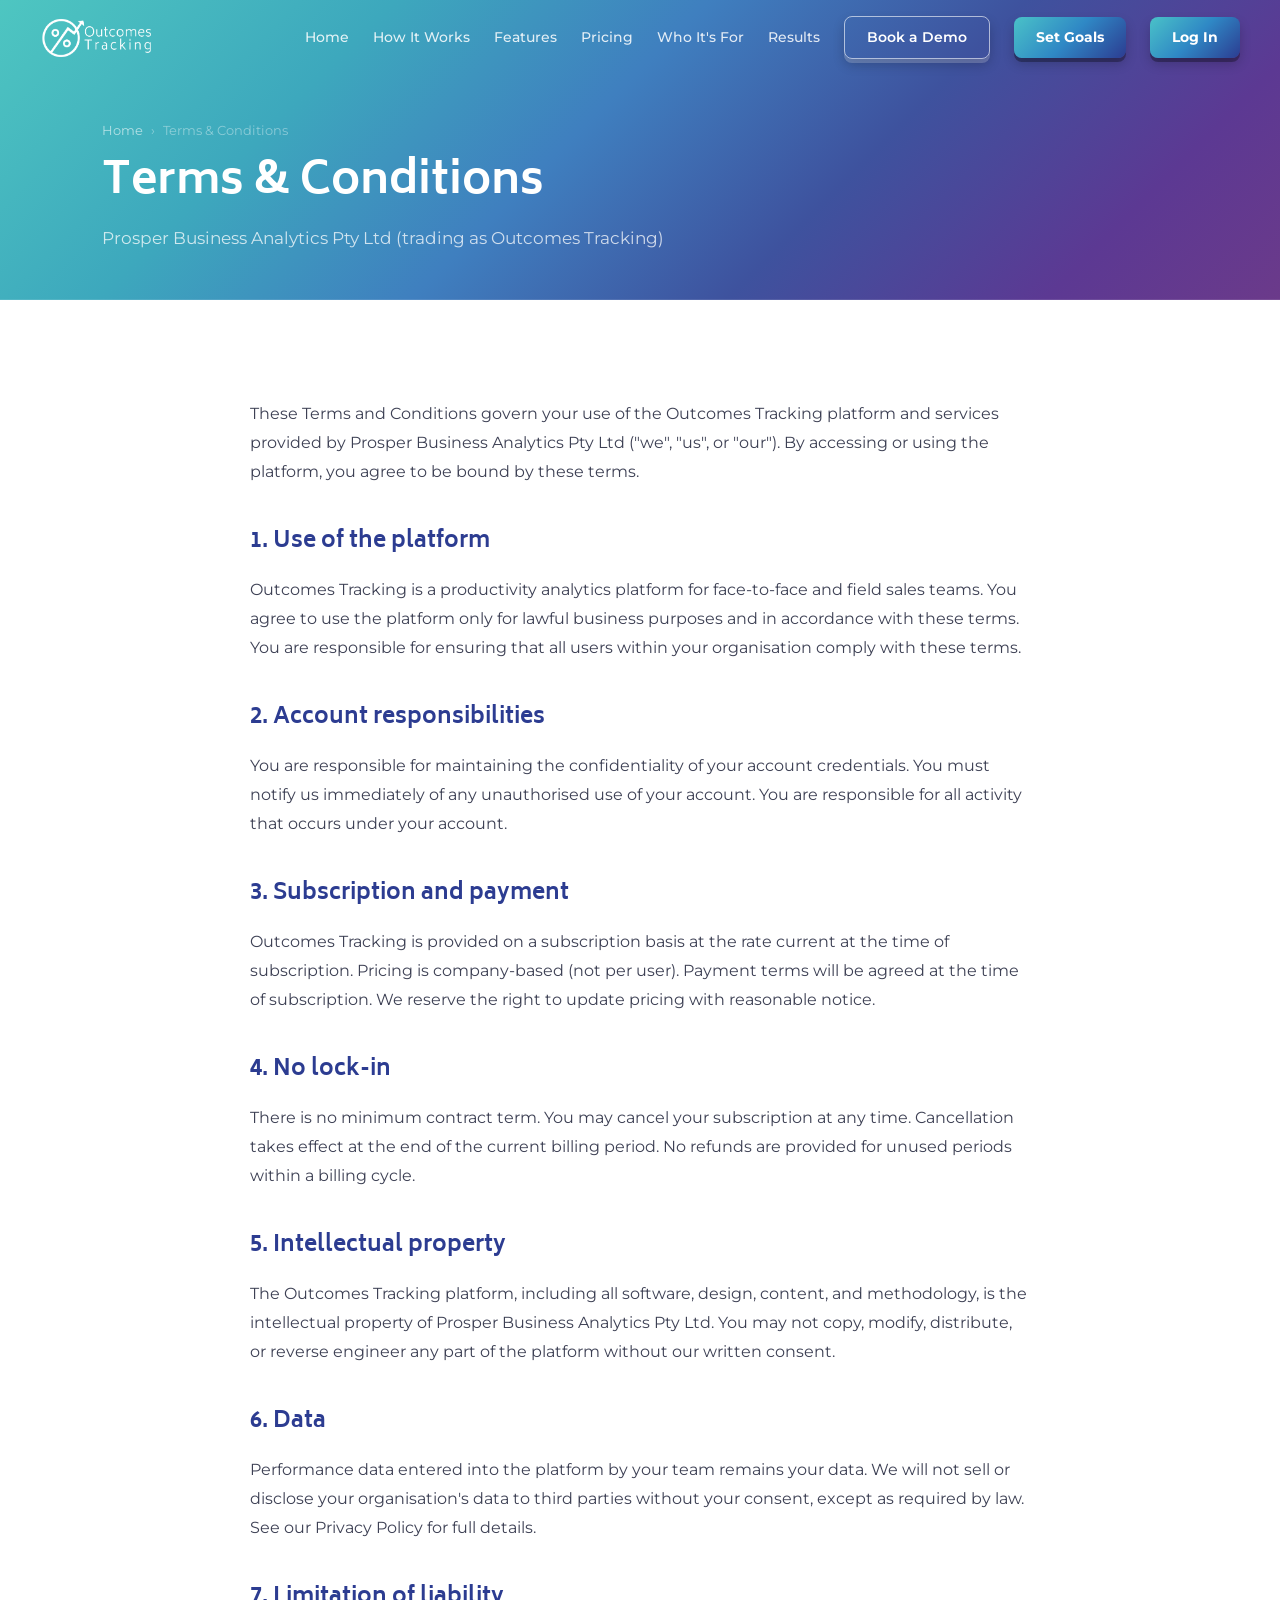
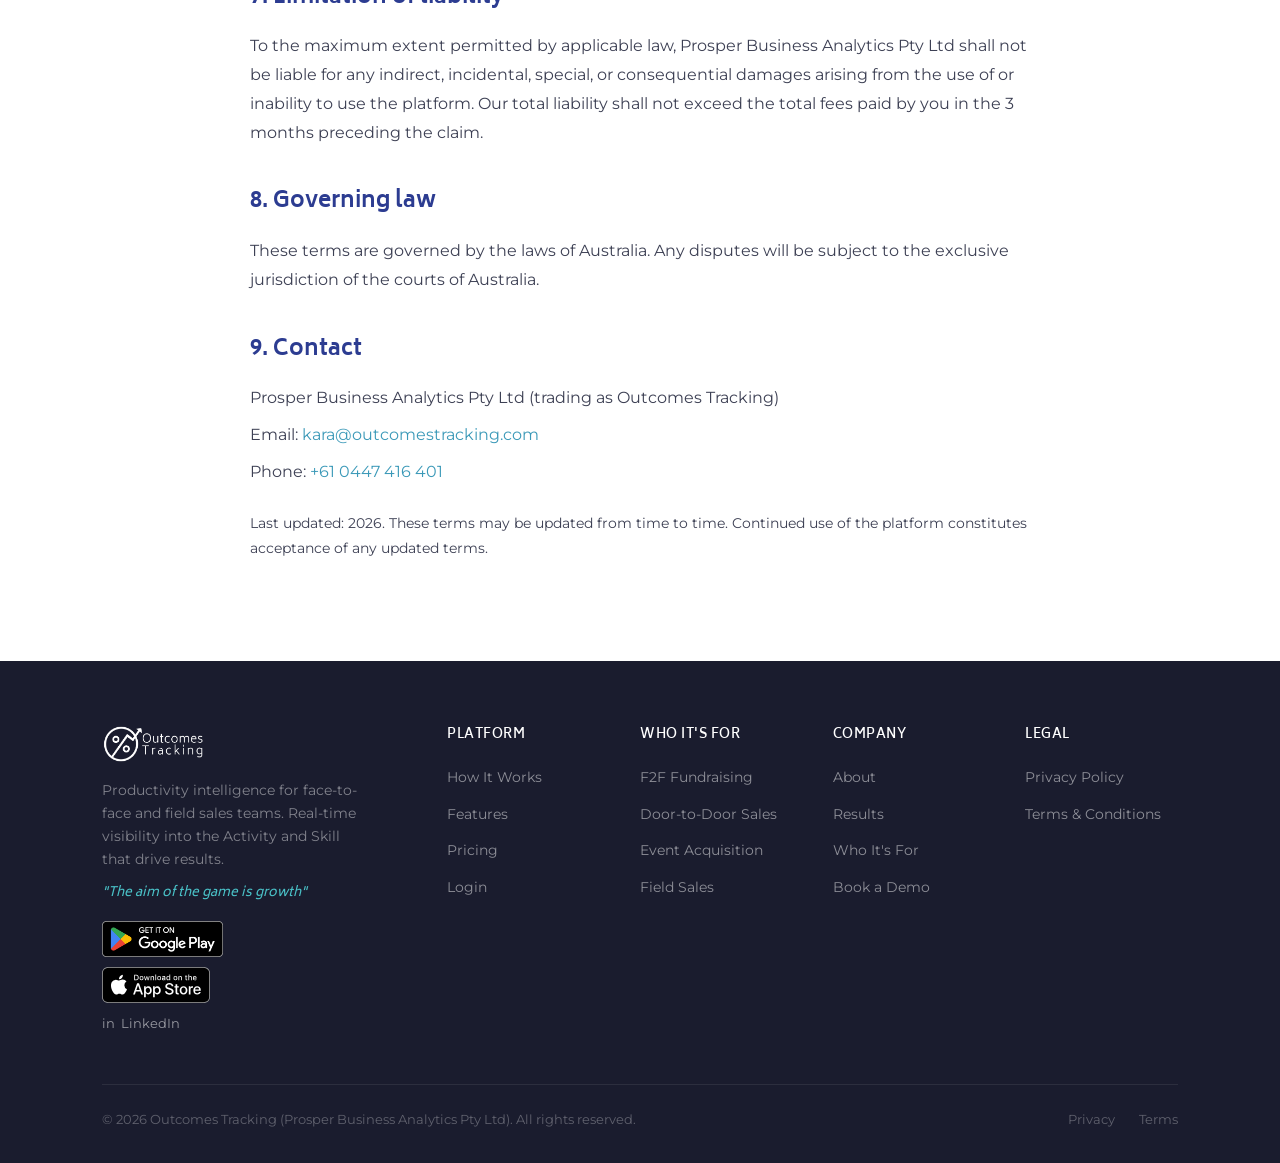
<file: terms.html>
<!DOCTYPE html>
<html lang="en">
<head>
<meta charset="UTF-8">
<meta name="viewport" content="width=device-width, initial-scale=1.0">
<title>Terms &amp; Conditions | Outcomes Tracking</title>
<meta name="description" content="Terms and Conditions for Outcomes Tracking (Prosper Business Analytics Pty Ltd).">
<link rel="canonical" href="https://www.outcomestracking.com/terms.html">
<link rel="icon" type="image/png" href="images/ot-icon.png">
<link href="https://fonts.googleapis.com/css2?family=Biryani:wght@300;400;600;700;800&family=Montserrat:wght@400;500;600;700&display=swap" rel="stylesheet">
<link rel="stylesheet" href="css/style.css">
<script type="application/ld+json">{"@context":"https://schema.org","@type":"BreadcrumbList","itemListElement":[{"@type":"ListItem","position":1,"name":"Home","item":"https://www.outcomestracking.com/"},{"@type":"ListItem","position":2,"name":"Terms and Conditions","item":"https://www.outcomestracking.com/terms.html"}]}</script>
</head>
<body>

<nav class="nav" id="nav">
  <a href="index.html" class="nav-logo">
    <img src="images/OT-Logo-Landscape-transparent-white copy.png" alt="Outcomes Tracking" class="nav-logo-img">
  </a>
  <ul class="nav-links">
    <li><a href="index.html">Home</a></li>
    <li><a href="how-it-works.html">How It Works</a></li>
    <li><a href="features.html">Features</a></li>
    <li><a href="pricing.html">Pricing</a></li>
    <li><a href="who-its-for.html">Who It's For</a></li>
    <li><a href="case-studies.html">Results</a></li>
    <li><a href="contact.html" class="nav-cta">Book a Demo</a></li>
    <li><a href="https://gs-frontend-200759994636.australia-southeast1.run.app" target="_blank" class="nav-3d-btn">Set Goals</a></li>
    <li><a href="https://admin.outcomestracking.com" target="_blank" class="nav-3d-btn">Log In</a></li>
  </ul>
  <button class="nav-hamburger" id="hamburger" aria-label="Menu">
    <span></span><span></span><span></span>
  </button>
</nav>
<div class="mobile-nav" id="mobile-nav">
  <button class="mobile-close" id="mobile-close">&#x2715;</button>
  <ul>
    <li><a href="index.html">Home</a></li>
    <li><a href="how-it-works.html">How It Works</a></li>
    <li><a href="features.html">Features</a></li>
    <li><a href="pricing.html">Pricing</a></li>
    <li><a href="who-its-for.html">Who It's For</a></li>
    <li><a href="case-studies.html">Results</a></li>
    <li><a href="contact.html" class="mobile-cta">Book a Demo</a></li>
    <li><a href="https://gs-frontend-200759994636.australia-southeast1.run.app" target="_blank" class="mobile-3d-btn">Set Goals</a></li>
    <li><a href="https://admin.outcomestracking.com" target="_blank" class="mobile-3d-btn">Log In</a></li>
  </ul>
</div>

<div class="breadcrumb">
  <div class="container">
    <div class="breadcrumb-nav">
      <a href="index.html">Home</a>
      <span>›</span>
      <span>Terms &amp; Conditions</span>
    </div>
    <h1>Terms &amp; Conditions</h1>
    <p>Prosper Business Analytics Pty Ltd (trading as Outcomes Tracking)</p>
  </div>
</div>

<section class="section">
  <div class="container">
    <div style="max-width:780px; margin:0 auto; color:var(--gray-600); font-size:16px; line-height:1.8;" class="fade-up">

      <p style="margin-bottom:24px;">These Terms and Conditions govern your use of the Outcomes Tracking platform and services provided by Prosper Business Analytics Pty Ltd ("we", "us", or "our"). By accessing or using the platform, you agree to be bound by these terms.</p>

      <h2 style="font-family:var(--font-heading); font-size:22px; color:var(--navy); margin:36px 0 14px;">1. Use of the platform</h2>
      <p style="margin-bottom:24px;">Outcomes Tracking is a productivity analytics platform for face-to-face and field sales teams. You agree to use the platform only for lawful business purposes and in accordance with these terms. You are responsible for ensuring that all users within your organisation comply with these terms.</p>

      <h2 style="font-family:var(--font-heading); font-size:22px; color:var(--navy); margin:36px 0 14px;">2. Account responsibilities</h2>
      <p style="margin-bottom:24px;">You are responsible for maintaining the confidentiality of your account credentials. You must notify us immediately of any unauthorised use of your account. You are responsible for all activity that occurs under your account.</p>

      <h2 style="font-family:var(--font-heading); font-size:22px; color:var(--navy); margin:36px 0 14px;">3. Subscription and payment</h2>
      <p style="margin-bottom:24px;">Outcomes Tracking is provided on a subscription basis at the rate current at the time of subscription. Pricing is company-based (not per user). Payment terms will be agreed at the time of subscription. We reserve the right to update pricing with reasonable notice.</p>

      <h2 style="font-family:var(--font-heading); font-size:22px; color:var(--navy); margin:36px 0 14px;">4. No lock-in</h2>
      <p style="margin-bottom:24px;">There is no minimum contract term. You may cancel your subscription at any time. Cancellation takes effect at the end of the current billing period. No refunds are provided for unused periods within a billing cycle.</p>

      <h2 style="font-family:var(--font-heading); font-size:22px; color:var(--navy); margin:36px 0 14px;">5. Intellectual property</h2>
      <p style="margin-bottom:24px;">The Outcomes Tracking platform, including all software, design, content, and methodology, is the intellectual property of Prosper Business Analytics Pty Ltd. You may not copy, modify, distribute, or reverse engineer any part of the platform without our written consent.</p>

      <h2 style="font-family:var(--font-heading); font-size:22px; color:var(--navy); margin:36px 0 14px;">6. Data</h2>
      <p style="margin-bottom:24px;">Performance data entered into the platform by your team remains your data. We will not sell or disclose your organisation's data to third parties without your consent, except as required by law. See our Privacy Policy for full details.</p>

      <h2 style="font-family:var(--font-heading); font-size:22px; color:var(--navy); margin:36px 0 14px;">7. Limitation of liability</h2>
      <p style="margin-bottom:24px;">To the maximum extent permitted by applicable law, Prosper Business Analytics Pty Ltd shall not be liable for any indirect, incidental, special, or consequential damages arising from the use of or inability to use the platform. Our total liability shall not exceed the total fees paid by you in the 3 months preceding the claim.</p>

      <h2 style="font-family:var(--font-heading); font-size:22px; color:var(--navy); margin:36px 0 14px;">8. Governing law</h2>
      <p style="margin-bottom:24px;">These terms are governed by the laws of Australia. Any disputes will be subject to the exclusive jurisdiction of the courts of Australia.</p>

      <h2 style="font-family:var(--font-heading); font-size:22px; color:var(--navy); margin:36px 0 14px;">9. Contact</h2>
      <p style="margin-bottom:8px;">Prosper Business Analytics Pty Ltd (trading as Outcomes Tracking)</p>
      <p style="margin-bottom:8px;">Email: <a href="mailto:kara@outcomestracking.com" style="color:var(--blue-teal);">kara@outcomestracking.com</a></p>
      <p style="margin-bottom:24px;">Phone: <a href="tel:+61447416401" style="color:var(--blue-teal);">+61 0447 416 401</a></p>

      <p style="color:var(--gray-400); font-size:14px;">Last updated: 2026. These terms may be updated from time to time. Continued use of the platform constitutes acceptance of any updated terms.</p>
    </div>
  </div>
</section>

<footer class="footer">
  <div class="container">
    <div class="footer-grid">
      <div class="footer-brand">
        <img src="images/OT-Logo-Landscape-transparent-white copy.png" alt="Outcomes Tracking" class="footer-logo">
        <p>Productivity intelligence for face-to-face and field sales teams. Real-time visibility into the Activity and Skill that drive results.</p>
        <div class="footer-tagline">"The aim of the game is growth"</div>
        <div class="footer-store-badges">
          <a href="https://play.google.com/store/apps/details?id=com.outsourcesurvey&hl=en_US" target="_blank" class="footer-store-badge"><img src="images/google.png" alt="Get it on Google Play"></a>
          <a href="https://apps.apple.com/au/app/outcomes-tracking/id1578630745" target="_blank" class="footer-store-badge"><img src="images/apple.svg" alt="Download on the App Store"></a>
        </div>
        <a href="https://linkedin.com/company/outcomes-tracking-app" target="_blank" class="footer-linkedin">
          <span>in</span> LinkedIn
        </a>
      </div>
      <div>
        <h4>Platform</h4>
        <ul>
          <li><a href="how-it-works.html">How It Works</a></li>
          <li><a href="features.html">Features</a></li>
          <li><a href="pricing.html">Pricing</a></li>
          <li><a href="https://admin.outcomestracking.com" target="_blank">Login</a></li>
        </ul>
      </div>
      <div>
        <h4>Who It's For</h4>
        <ul>
          <li><a href="f2f-fundraising.html">F2F Fundraising</a></li>
          <li><a href="door-to-door-sales.html">Door-to-Door Sales</a></li>
          <li><a href="event-based-acquisition.html">Event Acquisition</a></li>
          <li><a href="field-sales-teams.html">Field Sales</a></li>
        </ul>
      </div>
      <div>
        <h4>Company</h4>
        <ul>
          <li><a href="about.html">About</a></li>
          <li><a href="case-studies.html">Results</a></li>
          <li><a href="who-its-for.html">Who It's For</a></li>
          <li><a href="contact.html">Book a Demo</a></li>
        </ul>
      </div>
      <div>
        <h4>Legal</h4>
        <ul>
          <li><a href="privacy.html">Privacy Policy</a></li>
          <li><a href="terms.html">Terms &amp; Conditions</a></li>
        </ul>
      </div>
    </div>
    <div class="footer-bottom">
      <span class="footer-copy">&copy; 2026 Outcomes Tracking (Prosper Business Analytics Pty Ltd). All rights reserved.</span>
      <div class="footer-legal">
        <a href="privacy.html">Privacy</a>
        <a href="terms.html">Terms</a>
      </div>
    </div>
  </div>
</footer>
<script src="js/main.js"></script>
</body>
</html>
</file>
<file: css/style.css>
/* =============================================
   OUTCOMES TRACKING — STYLE.CSS v2.0
   Full multi-page rebuild
   ============================================= */

*, *::before, *::after { margin: 0; padding: 0; box-sizing: border-box; }

:root {
  --purple: #5c3993;
  --navy: #2c3c91;
  --blue: #2f88c5;
  --blue-teal: #3b99b8;
  --teal: #4ac2c8;

  --grad-teal: #4ec6c1;
  --grad-blue-teal: #3da8bd;
  --grad-blue: #3f7fbf;
  --grad-navy: #3e529e;
  --grad-purple: #5c3993;
  --grad-purple-deep: #6b3a8a;

  --white: #ffffff;
  --off-white: #f5f6fa;
  --gray-50: #f0f1f5;
  --gray-100: #e2e4eb;
  --gray-300: #b0b3c1;
  --gray-500: #6b6f82;
  --gray-700: #3d4054;
  --gray-900: #1a1c2e;

  --font-heading: 'Biryani', sans-serif;
  --font-body: 'Montserrat', sans-serif;

  --radius: 12px;
  --radius-lg: 20px;
  --radius-sm: 8px;

  --grad-main: linear-gradient(135deg,
    var(--grad-teal) 0%,
    var(--grad-blue-teal) 25%,
    var(--grad-blue) 45%,
    var(--grad-navy) 65%,
    var(--grad-purple) 85%,
    var(--grad-purple-deep) 100%
  );
}

html { scroll-behavior: smooth; font-size: 16px; }
body {
  font-family: var(--font-body);
  color: var(--gray-700);
  background: var(--white);
  overflow-x: hidden;
  -webkit-font-smoothing: antialiased;
  line-height: 1.65;
}
a { text-decoration: none; color: inherit; }
img { max-width: 100%; height: auto; display: block; }
ul { list-style: none; }

.container { max-width: 1140px; margin: 0 auto; padding: 0 32px; }

/* =============================================
   NAVIGATION
   ============================================= */
.nav {
  position: fixed;
  top: 0; left: 0; right: 0;
  z-index: 100;
  display: flex;
  align-items: center;
  justify-content: space-between;
  padding: 16px 40px;
  transition: all 0.35s ease;
}
.nav.scrolled {
  background: rgba(60, 80, 155, 0.92);
  backdrop-filter: blur(24px);
  -webkit-backdrop-filter: blur(24px);
  box-shadow: 0 1px 0 rgba(255,255,255,0.1);
}
.nav-logo { display: flex; align-items: center; }
.nav-logo-img { height: 42px; }

.nav-links {
  display: flex;
  align-items: center;
  gap: 24px;
}
.nav-links a {
  color: rgba(255,255,255,0.85);
  font-family: var(--font-body);
  font-size: 14px;
  font-weight: 500;
  transition: color 0.2s;
}
.nav-links a:hover { color: var(--white); }

/* SET GOALS + LOG IN = 3D company colour buttons */
.nav-3d-btn {
  background: linear-gradient(135deg, var(--teal) 0%, var(--blue) 50%, var(--navy) 100%) !important;
  color: var(--white) !important;
  padding: 9px 22px !important;
  border-radius: var(--radius-sm) !important;
  font-weight: 700 !important;
  font-size: 14px !important;
  transition: all 0.2s !important;
  border: none !important;
  box-shadow: 0 4px 0 rgba(0,0,0,0.3), 0 6px 12px rgba(0,0,0,0.2) !important;
  transform: translateY(0);
  display: inline-block;
}
.nav-3d-btn:hover {
  transform: translateY(2px) !important;
  box-shadow: 0 2px 0 rgba(0,0,0,0.3), 0 3px 8px rgba(0,0,0,0.2) !important;
}

/* BOOK A DEMO = ghost/outline 3D button */
.nav-cta {
  background: transparent !important;
  border: 1.5px solid rgba(255,255,255,0.6) !important;
  padding: 9px 22px !important;
  border-radius: var(--radius-sm) !important;
  color: var(--white) !important;
  font-weight: 600 !important;
  font-size: 14px !important;
  transition: all 0.2s !important;
  box-shadow: 0 4px 0 rgba(255,255,255,0.2), 0 6px 12px rgba(0,0,0,0.2) !important;
  display: inline-block;
}
.nav-cta:hover {
  background: rgba(255,255,255,0.12) !important;
  border-color: rgba(255,255,255,0.9) !important;
  transform: translateY(2px) !important;
  box-shadow: 0 2px 0 rgba(255,255,255,0.2), 0 3px 8px rgba(0,0,0,0.2) !important;
}

.nav-hamburger {
  display: none;
  flex-direction: column;
  gap: 5px;
  background: none;
  border: none;
  cursor: pointer;
  padding: 6px;
}
.nav-hamburger span {
  width: 22px; height: 2px;
  background: var(--white);
  border-radius: 2px;
  transition: all 0.3s;
}

/* Mobile nav */
.mobile-nav {
  display: none;
  position: fixed;
  top: 0; left: 0; right: 0; bottom: 0;
  z-index: 99;
  background: var(--grad-main);
  align-items: center;
  justify-content: center;
}
.mobile-nav.open { display: flex; }
.mobile-nav ul {
  text-align: center;
  display: flex;
  flex-direction: column;
  gap: 20px;
}
.mobile-nav a {
  color: var(--white);
  font-family: var(--font-heading);
  font-size: 20px;
  font-weight: 400;
}
.mobile-3d-btn {
  display: inline-block;
  background: linear-gradient(135deg, var(--teal) 0%, var(--blue) 50%, var(--navy) 100%);
  color: var(--white) !important;
  padding: 12px 32px;
  border-radius: var(--radius-sm);
  font-weight: 700 !important;
  margin-top: 4px;
  box-shadow: 0 4px 0 rgba(0,0,0,0.3), 0 6px 12px rgba(0,0,0,0.2);
}
.mobile-cta {
  display: inline-block;
  border: 1.5px solid rgba(255,255,255,0.6);
  padding: 12px 32px;
  border-radius: var(--radius-sm);
  font-weight: 600;
  margin-top: 4px;
}
.mobile-close {
  position: absolute;
  top: 20px; right: 24px;
  background: none;
  border: none;
  color: var(--white);
  font-size: 32px;
  cursor: pointer;
  line-height: 1;
}

/* =============================================
   BUTTONS
   ============================================= */
.btn {
  display: inline-flex;
  align-items: center;
  gap: 8px;
  padding: 14px 32px;
  border-radius: var(--radius-sm);
  font-family: var(--font-body);
  font-size: 15px;
  font-weight: 600;
  transition: all 0.25s ease;
  cursor: pointer;
  border: none;
}
.btn-white {
  background: var(--white);
  color: var(--navy);
}
.btn-white:hover {
  transform: translateY(-2px);
  box-shadow: 0 8px 32px rgba(0,0,0,0.15);
}
.btn-outline {
  background: transparent;
  color: var(--white);
  border: 1.5px solid rgba(255,255,255,0.6);
}
.btn-outline:hover {
  background: rgba(255,255,255,0.1);
  border-color: rgba(255,255,255,0.9);
}
.btn-gradient {
  background: linear-gradient(90deg, var(--teal), var(--blue), var(--purple));
  color: var(--white);
}
.btn-gradient:hover {
  transform: translateY(-2px);
  box-shadow: 0 8px 28px rgba(92, 57, 147, 0.3);
}
.btn-navy {
  background: var(--navy);
  color: var(--white);
}
.btn-navy:hover {
  transform: translateY(-2px);
  box-shadow: 0 8px 28px rgba(44, 60, 145, 0.3);
}

/* App Store Badges */
.app-badges {
  display: flex;
  gap: 12px;
  flex-wrap: wrap;
  margin-top: 20px;
}
.app-badge { display: inline-block; transition: opacity 0.2s; }
.app-badge:hover { opacity: 0.8; }
.app-badge img { height: 36px; width: auto; display: block; }

/* =============================================
   HERO
   ============================================= */
.hero {
  min-height: 100vh;
  display: flex;
  align-items: center;
  position: relative;
  background: var(--grad-main);
  overflow: hidden;
  padding-top: 80px;
}
.hero-glow {
  position: absolute;
  top: -20%; left: -10%;
  width: 50%; height: 120%;
  background: radial-gradient(ellipse at center, rgba(74, 194, 200, 0.2) 0%, transparent 70%);
  pointer-events: none;
}
.hero-glow-2 {
  position: absolute;
  bottom: -30%; right: -10%;
  width: 50%; height: 100%;
  background: radial-gradient(ellipse at center, rgba(92, 57, 147, 0.15) 0%, transparent 70%);
  pointer-events: none;
}
.hero-grid {
  display: grid;
  grid-template-columns: 1fr 1fr;
  gap: 60px;
  align-items: center;
}
.hero-badge {
  display: block;
  background: none;
  border: none;
  padding: 0;
  border-radius: 0;
  font-size: 22px;
  color: var(--white);
  font-weight: 700;
  text-transform: uppercase;
  letter-spacing: 0.5px;
  margin-bottom: 20px;
  white-space: nowrap;
}
.hero h1 {
  font-family: var(--font-heading);
  font-size: 46px;
  font-weight: 700;
  color: var(--white);
  line-height: 1.15;
  margin-bottom: 18px;
  letter-spacing: -0.3px;
}
.hero-sub {
  font-size: 17px;
  color: rgba(255,255,255,0.8);
  line-height: 1.7;
  margin-bottom: 32px;
  max-width: 500px;
}
.hero-ctas {
  display: flex;
  gap: 14px;
  flex-wrap: wrap;
}
.hero-visual {
  display: flex;
  justify-content: center;
  align-items: center;
}
.hero-mockup {
  width: 100%;
  max-width: 520px;
}
.hero-mockup img {
  width: 100%;
}

/* =============================================
   SECTIONS
   ============================================= */
.section { padding: 100px 0; }
.section-light { background: var(--off-white); }
.section-dark { background: var(--gray-900); }
.section-gradient {
  background: var(--grad-main);
  color: var(--white);
}
.section-head {
  text-align: center;
  margin-bottom: 56px;
}
.section-head h2 {
  font-family: var(--font-heading);
  font-size: 36px;
  font-weight: 700;
  color: var(--navy);
  line-height: 1.2;
  margin-bottom: 14px;
}
.section-gradient .section-head h2 { color: var(--white); }
.section-head p {
  font-size: 17px;
  color: var(--gray-500);
  line-height: 1.65;
  max-width: 580px;
  margin: 0 auto;
}
.section-gradient .section-head p { color: rgba(255,255,255,0.75); }
.section-link {
  display: inline-flex;
  align-items: center;
  gap: 6px;
  color: var(--teal);
  font-weight: 600;
  font-size: 15px;
  margin-top: 24px;
  transition: gap 0.2s;
}
.section-link:hover { gap: 10px; }
.section-gradient .section-link { color: rgba(255,255,255,0.9); }
.section-gradient .content-text h2 { color: var(--white); }
.section-gradient .content-text p { color: rgba(255,255,255,0.8); }
.section-gradient .feature-detail-list li { color: rgba(255,255,255,0.85); }
.section-gradient .problem-card { background: rgba(255,255,255,0.1); border-color: rgba(255,255,255,0.15); }
.section-gradient .problem-card h3 { color: var(--white); }
.section-gradient .problem-card p { color: rgba(255,255,255,0.75); }
.section-gradient .feature-card { background: rgba(255,255,255,0.1); border-color: rgba(255,255,255,0.15); }
.section-gradient .feature-card h3 { color: var(--white); }
.section-gradient .feature-card p { color: rgba(255,255,255,0.75); }
.section-gradient .faq-item { border-color: rgba(255,255,255,0.15); }
.section-gradient .faq-question { color: var(--white); }
.section-gradient .faq-answer { color: rgba(255,255,255,0.75); }

/* =============================================
   PROBLEM CARDS
   ============================================= */
.problem-grid {
  display: grid;
  grid-template-columns: repeat(3, 1fr);
  gap: 24px;
}
.problem-card {
  background: var(--white);
  border-radius: var(--radius);
  padding: 32px 26px;
  border: 1px solid var(--gray-100);
  transition: transform 0.2s, box-shadow 0.2s;
  position: relative;
  overflow: hidden;
}
.problem-card::before {
  content: '';
  position: absolute;
  top: 0; left: 0;
  width: 100%; height: 3px;
  background: linear-gradient(90deg, var(--teal), var(--purple));
  opacity: 0;
  transition: opacity 0.3s;
}
.problem-card:hover { transform: translateY(-4px); box-shadow: 0 12px 36px rgba(0,0,0,0.06); }
.problem-card:hover::before { opacity: 1; }
.problem-icon {
  width: 48px; height: 48px;
  border-radius: 10px;
  background: linear-gradient(135deg, rgba(74, 194, 200, 0.1), rgba(92, 57, 147, 0.08));
  display: flex;
  align-items: center;
  justify-content: center;
  margin-bottom: 18px;
  font-size: 22px;
}
.problem-card h3 {
  font-family: var(--font-heading);
  font-size: 18px;
  font-weight: 600;
  color: var(--navy);
  margin-bottom: 8px;
}
.problem-card p { font-size: 15px; color: var(--gray-500); line-height: 1.65; }

/* =============================================
   EQUATION
   ============================================= */
.equation-wrap { text-align: center; padding: 20px 0; }
.equation {
  display: flex;
  align-items: center;
  justify-content: center;
  gap: 36px;
  margin: 40px 0 32px;
  flex-wrap: wrap;
}
.eq-fraction { text-align: center; }
.eq-term {
  font-family: var(--font-heading);
  font-size: 40px;
  font-weight: 700;
  color: var(--white);
}
.eq-desc { font-size: 13px; color: rgba(255,255,255,0.6); font-family: var(--font-body); margin-top: 2px; }
.eq-divider { width: 240px; height: 3px; background: rgba(255,255,255,0.4); border-radius: 2px; margin: 8px auto; }
.eq-symbol { font-family: var(--font-heading); font-size: 44px; font-weight: 700; color: var(--white); }
.eq-result { font-size: 44px; }
.eq-tagline { font-size: 16px; color: rgba(255,255,255,0.7); max-width: 620px; margin: 0 auto; line-height: 1.7; }

/* =============================================
   FEATURE CARDS
   ============================================= */
.features-grid {
  display: grid;
  grid-template-columns: repeat(2, 1fr);
  gap: 24px;
}
.feature-card {
  background: var(--white);
  border: 1px solid var(--gray-100);
  border-radius: var(--radius);
  padding: 32px 28px;
  transition: transform 0.2s, box-shadow 0.2s;
  position: relative;
  overflow: hidden;
}
.feature-card::after {
  content: '';
  position: absolute;
  bottom: 0; left: 0;
  width: 100%; height: 3px;
  background: linear-gradient(90deg, var(--teal), var(--purple));
  opacity: 0;
  transition: opacity 0.3s;
}
.feature-card:hover { transform: translateY(-4px); box-shadow: 0 12px 40px rgba(0,0,0,0.08); }
.feature-card:hover::after { opacity: 1; }
.feature-icon {
  width: 52px; height: 52px;
  border-radius: 12px;
  background: var(--grad-main);
  display: flex;
  align-items: center;
  justify-content: center;
  font-size: 24px;
  margin-bottom: 18px;
}
.feature-card h3 {
  font-family: var(--font-heading);
  font-size: 19px;
  font-weight: 600;
  color: var(--navy);
  margin-bottom: 10px;
}
.feature-card p { font-size: 15px; color: var(--gray-500); line-height: 1.65; }

/* =============================================
   PERSONA CARDS
   ============================================= */
.persona-grid {
  display: grid;
  grid-template-columns: repeat(3, 1fr);
  gap: 24px;
}
.persona-card {
  background: var(--white);
  border: 1px solid var(--gray-100);
  border-radius: var(--radius);
  padding: 32px 26px;
  text-align: center;
  transition: transform 0.2s, box-shadow 0.2s;
}
.persona-card:hover { transform: translateY(-4px); box-shadow: 0 12px 40px rgba(0,0,0,0.08); }
.persona-avatar {
  width: 64px; height: 64px;
  border-radius: 50%;
  background: var(--grad-main);
  display: flex;
  align-items: center;
  justify-content: center;
  font-size: 28px;
  margin: 0 auto 18px;
}
.persona-card h3 {
  font-family: var(--font-heading);
  font-size: 20px;
  font-weight: 700;
  color: var(--navy);
  margin-bottom: 8px;
}
.persona-pain {
  font-size: 14px;
  color: var(--gray-500);
  line-height: 1.65;
  margin-bottom: 14px;
  font-style: italic;
}
.persona-answer {
  font-size: 14px;
  color: var(--blue-teal);
  font-weight: 600;
  line-height: 1.5;
}

/* =============================================
   TESTIMONIALS
   ============================================= */
.testimonial-grid {
  display: grid;
  grid-template-columns: repeat(3, 1fr);
  gap: 24px;
}
.testimonial-card {
  background: rgba(255,255,255,0.12);
  border: 1px solid rgba(255,255,255,0.2);
  border-radius: var(--radius);
  padding: 32px 26px;
  backdrop-filter: blur(8px);
  -webkit-backdrop-filter: blur(8px);
}
.testimonial-quote {
  font-size: 15px;
  color: rgba(255,255,255,0.85);
  line-height: 1.7;
  margin-bottom: 20px;
  font-style: italic;
}
.testimonial-author { display: flex; align-items: center; gap: 12px; }
.testimonial-avatar {
  width: 40px; height: 40px;
  border-radius: 50%;
  background: rgba(255,255,255,0.2);
  border: 1px solid rgba(255,255,255,0.3);
  display: flex;
  align-items: center;
  justify-content: center;
  color: var(--white);
  font-family: var(--font-heading);
  font-size: 14px;
  font-weight: 700;
}
.testimonial-name { font-size: 14px; font-weight: 600; color: var(--white); }
.testimonial-role { font-size: 13px; color: rgba(255,255,255,0.6); }

/* STAT CALLOUT */
.stat-callout {
  text-align: center;
  background: rgba(255,255,255,0.1);
  border: 1px solid rgba(255,255,255,0.2);
  border-radius: var(--radius);
  padding: 32px 40px;
  margin-bottom: 48px;
}
.stat-number {
  font-family: var(--font-heading);
  font-size: 52px;
  font-weight: 800;
  color: var(--white);
  line-height: 1;
  margin-bottom: 8px;
}
.stat-label {
  font-size: 17px;
  color: rgba(255,255,255,0.75);
}

/* =============================================
   GROWTH ENABLER SECTION
   ============================================= */
.growth-grid {
  display: grid;
  grid-template-columns: 1fr 1fr;
  gap: 48px;
  align-items: center;
}
.growth-content h2 {
  font-family: var(--font-heading);
  font-size: 34px;
  font-weight: 700;
  color: var(--white);
  line-height: 1.2;
  margin-bottom: 18px;
}
.growth-content p {
  font-size: 16px;
  color: rgba(255,255,255,0.8);
  line-height: 1.7;
  margin-bottom: 16px;
}
.insight-list { list-style: none; }
.insight-list li {
  display: flex;
  align-items: flex-start;
  gap: 12px;
  margin-bottom: 16px;
  font-size: 15px;
  color: rgba(255,255,255,0.85);
}
.insight-dot {
  width: 8px; height: 8px;
  border-radius: 50%;
  background: var(--teal);
  flex-shrink: 0;
  margin-top: 7px;
}
.insight-cards {
  display: flex;
  flex-direction: column;
  gap: 16px;
}
.insight-card {
  background: rgba(255,255,255,0.1);
  border: 1px solid rgba(255,255,255,0.18);
  border-radius: var(--radius);
  padding: 20px 22px;
}
.insight-card-title {
  font-family: var(--font-heading);
  font-size: 15px;
  font-weight: 700;
  color: var(--teal);
  margin-bottom: 6px;
}
.insight-card p {
  font-size: 14px;
  color: rgba(255,255,255,0.75);
  margin: 0;
}

/* =============================================
   PRICING
   ============================================= */

/* Condensed home page pricing snapshot */
.pricing-snap {
  max-width: 560px;
  margin: 0 auto;
  background: var(--white);
  border-radius: var(--radius-lg);
  padding: 40px 48px;
  text-align: center;
  box-shadow: 0 8px 40px rgba(0,0,0,0.1);
}
.pricing-snap-label {
  font-size: 13px;
  font-weight: 600;
  text-transform: uppercase;
  letter-spacing: 1px;
  color: var(--teal);
  margin-bottom: 6px;
}
.pricing-snap-price {
  font-family: var(--font-heading);
  font-size: 52px;
  font-weight: 800;
  color: var(--navy);
  line-height: 1;
  margin-bottom: 10px;
}
.pricing-snap-price span {
  font-size: 22px;
  font-weight: 500;
  color: var(--blue);
}
.pricing-snap-sub {
  font-size: 14px;
  color: var(--gray-500);
  margin-bottom: 24px;
}
.pricing-snap-features {
  list-style: none;
  display: grid;
  grid-template-columns: 1fr 1fr;
  gap: 8px 24px;
  text-align: left;
  margin-bottom: 28px;
  font-size: 14px;
  color: var(--gray-700);
}
.pricing-snap-features li {
  display: flex;
  align-items: center;
  gap: 8px;
}
.pricing-snap-actions {
  display: flex;
  align-items: center;
  justify-content: center;
  gap: 24px;
  flex-wrap: wrap;
}

.pricing-card {
  max-width: 580px;
  margin: 0 auto;
  background: var(--white);
  border-radius: var(--radius-lg);
  padding: 48px 40px;
  text-align: center;
  border: 1px solid var(--gray-100);
  box-shadow: 0 8px 40px rgba(0,0,0,0.06);
}
.pricing-card h3 {
  font-family: var(--font-heading);
  font-size: 24px;
  font-weight: 700;
  color: var(--navy);
  margin-bottom: 8px;
}
.pricing-sub { color: var(--gray-500); font-size: 15px; margin-bottom: 24px; }
.pricing-price {
  font-family: var(--font-heading);
  font-size: 52px;
  font-weight: 800;
  color: var(--navy);
  margin-bottom: 4px;
}
.pricing-price span { font-size: 18px; font-weight: 400; color: var(--gray-500); }
.pricing-note { font-size: 14px; color: var(--gray-500); margin-bottom: 28px; }
.pricing-features { text-align: left; margin-bottom: 32px; }
.pricing-features li {
  padding: 10px 0;
  border-bottom: 1px solid var(--gray-50);
  font-size: 15px;
  color: var(--gray-700);
  display: flex;
  align-items: center;
  gap: 10px;
}
.pricing-check {
  width: 20px; height: 20px;
  border-radius: 50%;
  background: linear-gradient(135deg, rgba(74, 194, 200, 0.12), rgba(47, 136, 197, 0.12));
  display: flex;
  align-items: center;
  justify-content: center;
  flex-shrink: 0;
  color: var(--blue-teal);
  font-size: 12px;
  font-weight: 700;
}
.pricing-callout {
  background: linear-gradient(135deg, rgba(74, 194, 200, 0.08), rgba(92, 57, 147, 0.06));
  border: 1px solid rgba(74, 194, 200, 0.2);
  border-radius: var(--radius);
  padding: 16px 20px;
  font-size: 14px;
  color: var(--navy);
  font-weight: 600;
  margin-bottom: 28px;
}

/* =============================================
   PRICING WIDGET
   ============================================= */
.pw-headline {
  font-family: var(--font-heading);
  font-size: 20px;
  font-weight: 700;
  color: var(--gray-500);
  margin-bottom: 4px;
}
.pw-headline-price {
  font-size: 28px;
  font-weight: 800;
  color: var(--navy);
}
.pw-headline-period { font-size: 16px; font-weight: 400; color: var(--gray-500); }
.pw-sub { font-size: 14px; color: var(--gray-500); margin-bottom: 24px; }
.pw-callout {
  background: linear-gradient(135deg, rgba(74,194,200,0.08), rgba(92,57,147,0.06));
  border: 1px solid rgba(74,194,200,0.2);
  border-radius: var(--radius);
  padding: 14px 18px;
  font-size: 14px;
  color: var(--navy);
  font-weight: 600;
  margin-bottom: 28px;
  text-align: left;
}
.pw-stepper-section { margin-bottom: 24px; text-align: left; }
.pw-stepper-label { margin-bottom: 12px; }
.pw-label-text { font-size: 15px; font-weight: 600; color: var(--navy); }
.pw-label-hint { font-size: 13px; font-weight: 400; color: var(--gray-500); }
.pw-stepper {
  display: flex;
  align-items: center;
  gap: 16px;
}
.pw-step-btn {
  width: 44px; height: 44px;
  border-radius: 50%;
  border: 2px solid var(--teal);
  background: var(--white);
  color: var(--navy);
  font-size: 20px;
  font-weight: 700;
  cursor: pointer;
  display: flex;
  align-items: center;
  justify-content: center;
  transition: background 0.15s, color 0.15s, opacity 0.15s;
  flex-shrink: 0;
}
.pw-step-btn:hover:not(:disabled) {
  background: var(--navy);
  color: var(--white);
  border-color: var(--navy);
}
.pw-step-btn:disabled { opacity: 0.3; cursor: default; }
.pw-user-count {
  font-family: var(--font-heading);
  font-size: 22px;
  font-weight: 800;
  color: var(--teal);
  min-width: 60px;
  text-align: center;
}
.pw-price-display {
  background: linear-gradient(135deg, rgba(74,194,200,0.06), rgba(44,60,145,0.06));
  border: 1px solid var(--gray-100);
  border-radius: var(--radius);
  padding: 20px;
  margin-bottom: 24px;
  text-align: center;
}
.pw-price-amount {
  font-family: var(--font-heading);
  font-size: 52px;
  font-weight: 800;
  color: var(--navy);
  line-height: 1;
}
.pw-price-period { font-size: 18px; font-weight: 400; color: var(--gray-500); }
.pw-price-note { font-size: 13px; color: var(--gray-500); margin-top: 6px; }
.pw-reps-banner {
  display: flex;
  align-items: flex-start;
  gap: 14px;
  background: rgba(74,194,200,0.07);
  border: 1px solid rgba(74,194,200,0.25);
  border-radius: var(--radius);
  padding: 16px 18px;
  margin-bottom: 28px;
  text-align: left;
}
.pw-reps-icon { font-size: 24px; flex-shrink: 0; }
.pw-reps-banner strong { display: block; font-size: 14px; color: var(--navy); margin-bottom: 4px; }
.pw-reps-banner p { font-size: 13px; color: var(--gray-500); line-height: 1.6; margin: 0; }

/* =============================================
   FINAL CTA
   ============================================= */
.cta-final {
  background: var(--grad-main);
  padding: 100px 0;
  text-align: center;
}
.cta-final h2 {
  font-family: var(--font-heading);
  font-size: 38px;
  font-weight: 700;
  color: var(--white);
  margin-bottom: 16px;
  line-height: 1.2;
}
.cta-final p {
  font-size: 17px;
  color: rgba(255,255,255,0.75);
  max-width: 520px;
  margin: 0 auto 32px;
  line-height: 1.65;
}
.cta-buttons { display: flex; gap: 14px; justify-content: center; flex-wrap: wrap; }

/* =============================================
   FOOTER
   ============================================= */
.footer { background: var(--gray-900); padding: 64px 0 32px; }
.footer-grid {
  display: grid;
  grid-template-columns: 2fr 1fr 1fr 1fr 1fr;
  gap: 40px;
  margin-bottom: 48px;
}
.footer-logo { height: 38px; margin-bottom: 16px; }
.footer-brand p {
  color: rgba(255,255,255,0.45);
  font-size: 14px;
  line-height: 1.65;
  max-width: 260px;
  margin-bottom: 12px;
}
.footer-tagline {
  font-family: var(--font-heading);
  font-size: 13px;
  color: var(--teal);
  font-style: italic;
  margin-bottom: 16px;
}
.footer-store-badges { display: flex; flex-direction: column; gap: 10px; }
.footer-store-badge { display: inline-block; transition: opacity 0.2s; }
.footer-store-badge:hover { opacity: 0.8; }
.footer-store-badge img { height: 36px; width: auto; display: block; }
.footer-linkedin {
  display: inline-flex;
  align-items: center;
  gap: 6px;
  color: rgba(255,255,255,0.55);
  font-size: 13px;
  margin-top: 10px;
  transition: color 0.2s;
}
.footer-linkedin:hover { color: var(--teal); }
.footer h4 {
  font-family: var(--font-heading);
  color: var(--white);
  font-size: 13px;
  font-weight: 600;
  margin-bottom: 18px;
  text-transform: uppercase;
  letter-spacing: 0.5px;
}
.footer ul li { margin-bottom: 10px; }
.footer ul a { color: rgba(255,255,255,0.5); font-size: 14px; transition: color 0.2s; }
.footer ul a:hover { color: var(--teal); }
.footer-bottom {
  border-top: 1px solid rgba(255,255,255,0.08);
  padding-top: 24px;
  display: flex;
  justify-content: space-between;
  align-items: center;
}
.footer-copy { color: rgba(255,255,255,0.3); font-size: 13px; }
.footer-legal { display: flex; gap: 24px; }
.footer-legal a { color: rgba(255,255,255,0.3); font-size: 13px; transition: color 0.2s; }
.footer-legal a:hover { color: rgba(255,255,255,0.6); }

/* =============================================
   BREADCRUMBS
   ============================================= */
.breadcrumb {
  background: var(--grad-main);
  padding: 120px 0 48px;
  position: relative;
  overflow: hidden;
}
.breadcrumb::after {
  content: '';
  position: absolute;
  bottom: 0; left: 0; right: 0;
  height: 1px;
  background: rgba(255,255,255,0.1);
}
.breadcrumb-nav {
  display: flex;
  align-items: center;
  gap: 8px;
  font-size: 13px;
  color: rgba(255,255,255,0.6);
  margin-bottom: 16px;
}
.breadcrumb-nav a { color: rgba(255,255,255,0.6); transition: color 0.2s; }
.breadcrumb-nav a:hover { color: var(--white); }
.breadcrumb-nav span { color: rgba(255,255,255,0.4); }
.breadcrumb h1 {
  font-family: var(--font-heading);
  font-size: 44px;
  font-weight: 700;
  color: var(--white);
  line-height: 1.2;
  margin-bottom: 14px;
}
.breadcrumb p {
  font-size: 17px;
  color: rgba(255,255,255,0.75);
  max-width: 600px;
  line-height: 1.65;
}

/* =============================================
   STEPS
   ============================================= */
.steps-grid {
  display: grid;
  grid-template-columns: repeat(3, 1fr);
  gap: 32px;
}
.step-card { text-align: center; padding: 8px 16px; position: relative; }
.step-number {
  width: 52px; height: 52px;
  border-radius: 50%;
  background: linear-gradient(135deg, var(--teal), var(--blue));
  color: var(--white);
  font-family: var(--font-heading);
  font-size: 22px;
  font-weight: 700;
  display: flex;
  align-items: center;
  justify-content: center;
  margin: 0 auto 20px;
}
.step-card h3 {
  font-family: var(--font-heading);
  font-size: 19px;
  font-weight: 600;
  color: var(--navy);
  margin-bottom: 10px;
}
.step-card p { font-size: 15px; color: var(--gray-500); line-height: 1.65; }

/* =============================================
   INNER PAGE SECTIONS
   ============================================= */
.content-section {
  padding: 80px 0;
  border-bottom: 1px solid var(--gray-100);
}
.content-section:last-of-type { border-bottom: none; }
.content-grid {
  display: grid;
  grid-template-columns: 1fr 1fr;
  gap: 64px;
  align-items: center;
}
.content-grid.reverse { direction: rtl; }
.content-grid.reverse > * { direction: ltr; }
.content-text h2 {
  font-family: var(--font-heading);
  font-size: 32px;
  font-weight: 700;
  color: var(--navy);
  line-height: 1.25;
  margin-bottom: 16px;
}
.content-text p {
  font-size: 16px;
  color: var(--gray-500);
  line-height: 1.7;
  margin-bottom: 16px;
}
.content-visual img {
  width: 100%;
  display: block;
  filter: drop-shadow(0 24px 40px rgba(0,0,0,0.18));
}

/* FAQ */
.faq-list { max-width: 780px; margin: 0 auto; }
.faq-item {
  border-bottom: 1px solid var(--gray-100);
  padding: 24px 0;
}
.faq-item:last-child { border-bottom: none; }
.faq-q {
  font-family: var(--font-heading);
  font-size: 17px;
  font-weight: 600;
  color: var(--navy);
  margin-bottom: 10px;
  cursor: pointer;
}
.faq-a { font-size: 15px; color: var(--gray-500); line-height: 1.7; }

/* Feature detail list */
.feature-detail-list { list-style: none; }
.feature-detail-list li {
  display: flex;
  align-items: flex-start;
  gap: 12px;
  margin-bottom: 14px;
  font-size: 15px;
  color: var(--gray-600);
  line-height: 1.6;
}
.feature-detail-list li::before {
  content: '✓';
  color: var(--teal);
  font-weight: 700;
  font-size: 14px;
  flex-shrink: 0;
  margin-top: 2px;
}

/* Productivity Calculator embed */
.calculator-wrap {
  background: var(--off-white);
  border-radius: var(--radius-lg);
  padding: 8px;
  box-shadow: 0 8px 40px rgba(0,0,0,0.06);
  overflow: hidden;
}
.calculator-wrap iframe {
  width: 100%;
  border: none;
  border-radius: 14px;
  display: block;
}

/* Vertical page hero badge */
.vertical-badge {
  display: inline-flex;
  align-items: center;
  gap: 8px;
  background: rgba(255,255,255,0.15);
  border: 1px solid rgba(255,255,255,0.25);
  padding: 6px 14px;
  border-radius: 50px;
  font-size: 12px;
  color: var(--white);
  font-weight: 600;
  letter-spacing: 0.5px;
  text-transform: uppercase;
  margin-bottom: 16px;
}

/* =============================================
   ANIMATIONS
   ============================================= */
.fade-up {
  opacity: 0;
  transform: translateY(24px);
  transition: opacity 0.6s ease, transform 0.6s ease;
}
.fade-up.visible { opacity: 1; transform: translateY(0); }

/* =============================================
   RESPONSIVE
   ============================================= */
@media (max-width: 1024px) {
  .footer-grid { grid-template-columns: 2fr 1fr 1fr 1fr; }
}

@media (max-width: 960px) {
  .hero-grid { grid-template-columns: 1fr; text-align: center; }
  .hero-sub { margin-left: auto; margin-right: auto; }
  .hero-ctas { justify-content: center; }
  .app-badges { justify-content: center; }
  .hero-visual { margin-top: 40px; }
  .problem-grid { grid-template-columns: 1fr; max-width: 480px; margin: 0 auto; }
  .steps-grid { grid-template-columns: 1fr; max-width: 420px; margin: 0 auto; }
  .testimonial-grid { grid-template-columns: 1fr; max-width: 480px; margin: 0 auto; }
  .persona-grid { grid-template-columns: 1fr; max-width: 420px; margin: 0 auto; }
  .features-grid { grid-template-columns: 1fr; max-width: 500px; margin: 0 auto; }
  .growth-grid { grid-template-columns: 1fr; }
  .content-grid { grid-template-columns: 1fr; gap: 40px; }
  .content-grid.reverse { direction: ltr; }
  .footer-grid { grid-template-columns: 1fr 1fr; }
  .equation { gap: 20px; }
  .eq-term { font-size: 32px; }
  .eq-symbol { font-size: 36px; }
  .eq-divider { width: 180px; }
}

@media (max-width: 768px) {
  .nav-links { display: none; }
  .nav-hamburger { display: flex; }
  .hero h1 { font-size: 34px; }
  .breadcrumb h1 { font-size: 32px; }
  .section-head h2 { font-size: 28px; }
  .section { padding: 72px 0; }
  .cta-final { padding: 72px 0; }
  .cta-final h2 { font-size: 30px; }
}

@media (max-width: 600px) {
  .container { padding: 0 20px; }
  .nav { padding: 14px 20px; }
  .hero { padding-top: 100px; min-height: auto; padding-bottom: 60px; }
  .hero h1 { font-size: 30px; }
  .hero-badge { white-space: normal; font-size: 18px; }
  .footer-grid { grid-template-columns: 1fr; }
  .footer-bottom { flex-direction: column; gap: 12px; text-align: center; }
  .pricing-card { padding: 32px 24px; }
  .pricing-price { font-size: 40px; }
}
</file>
